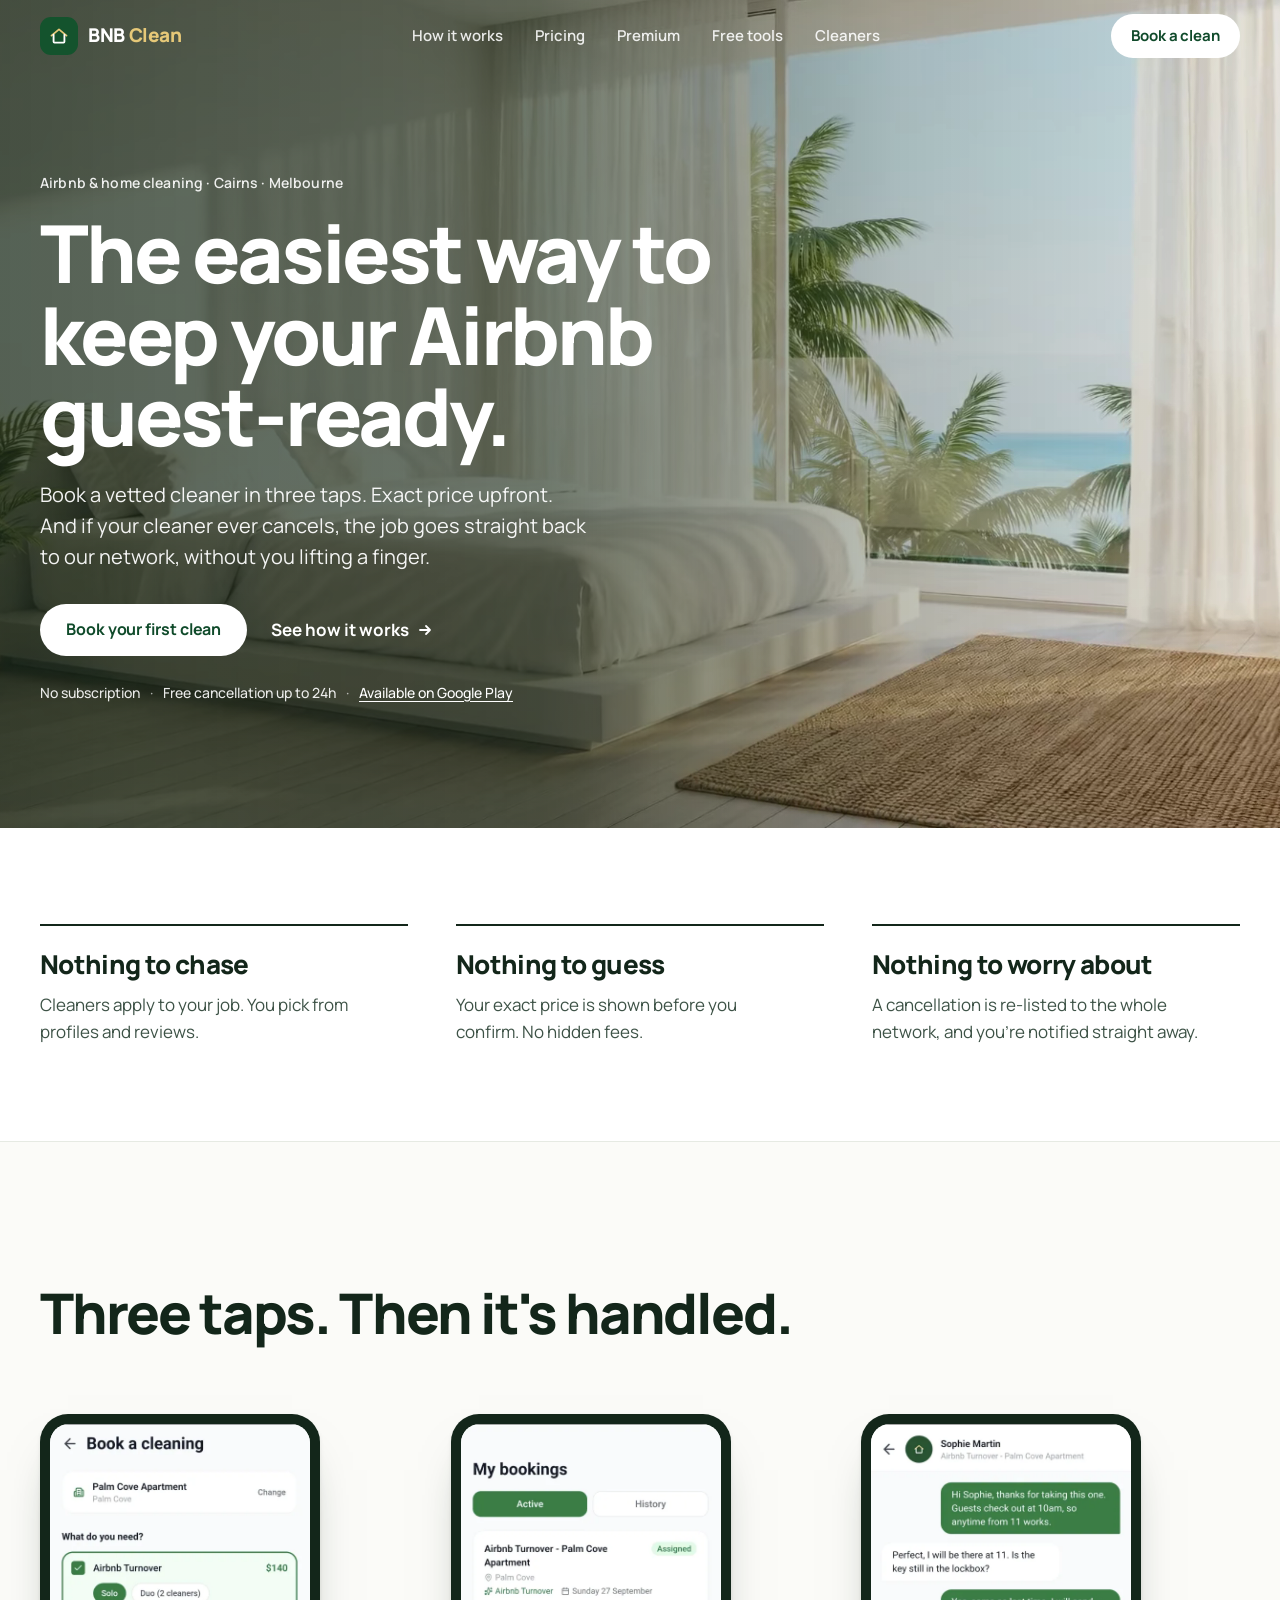
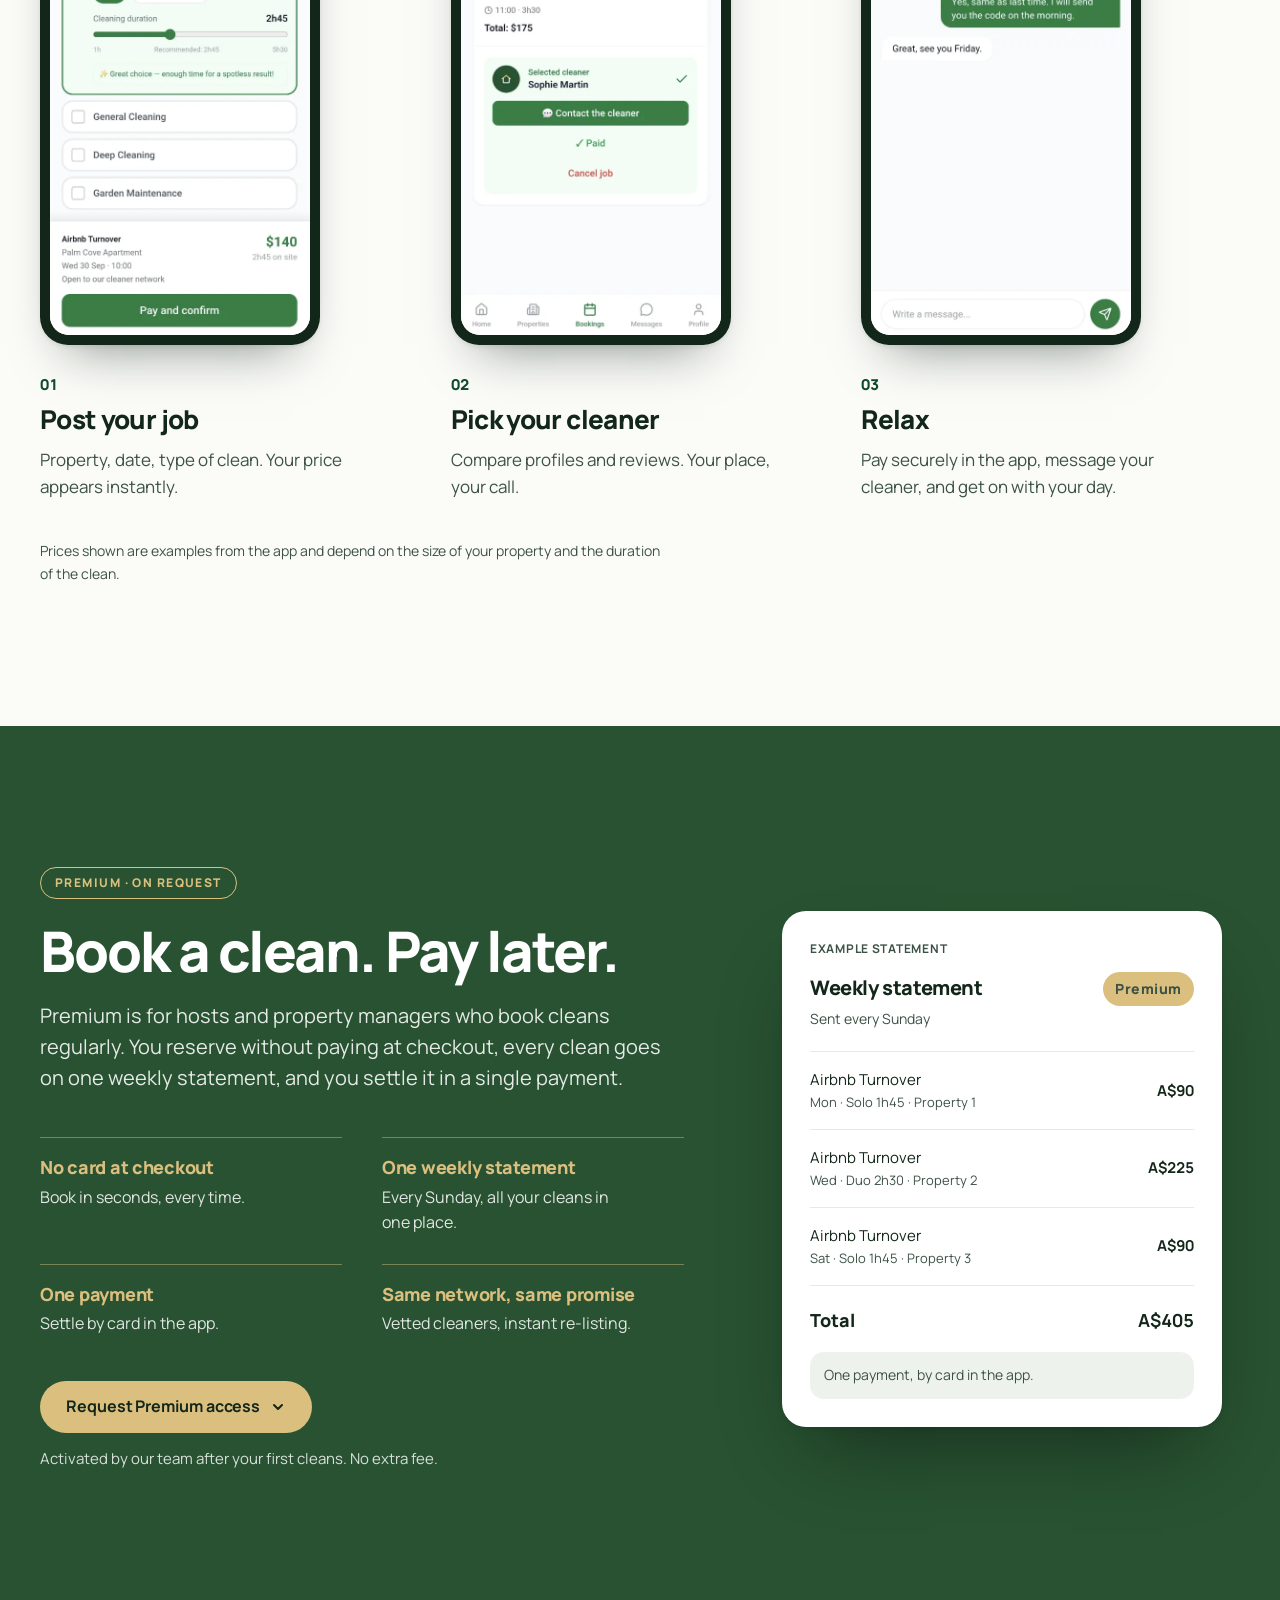
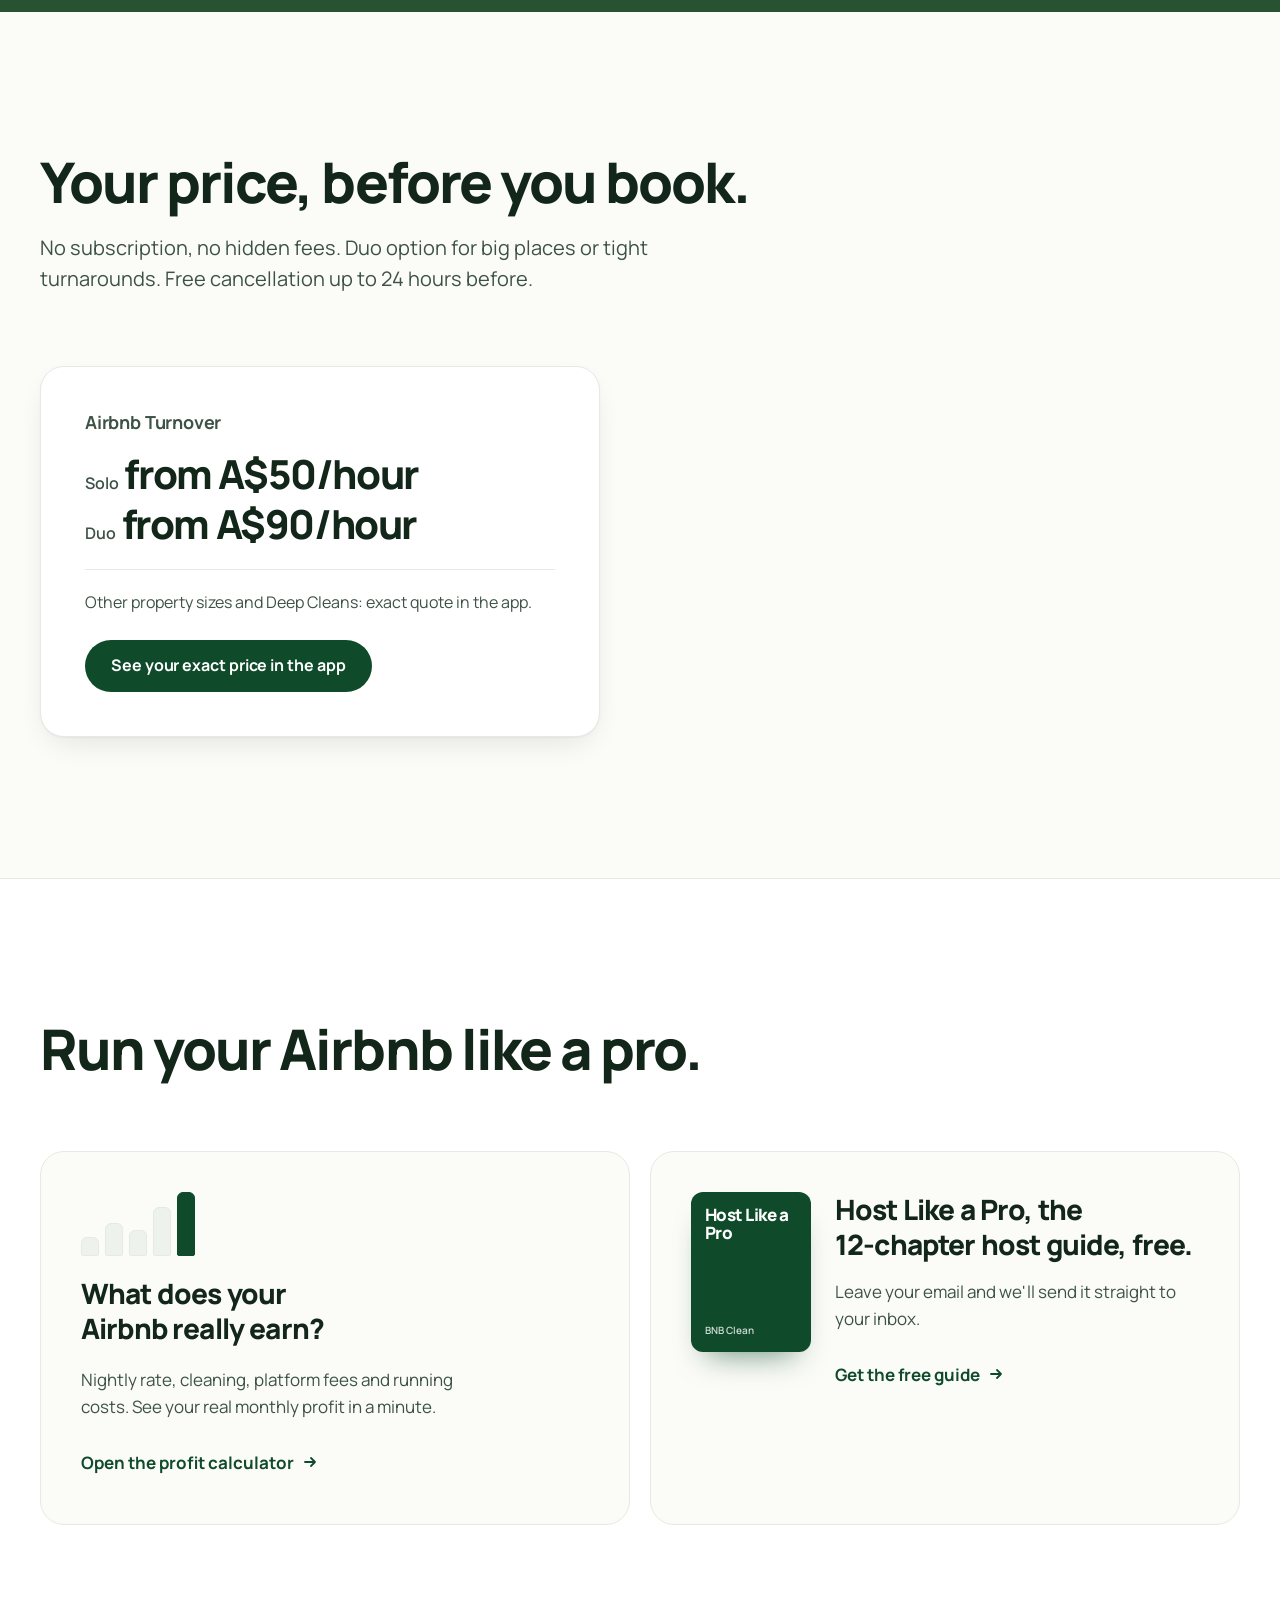
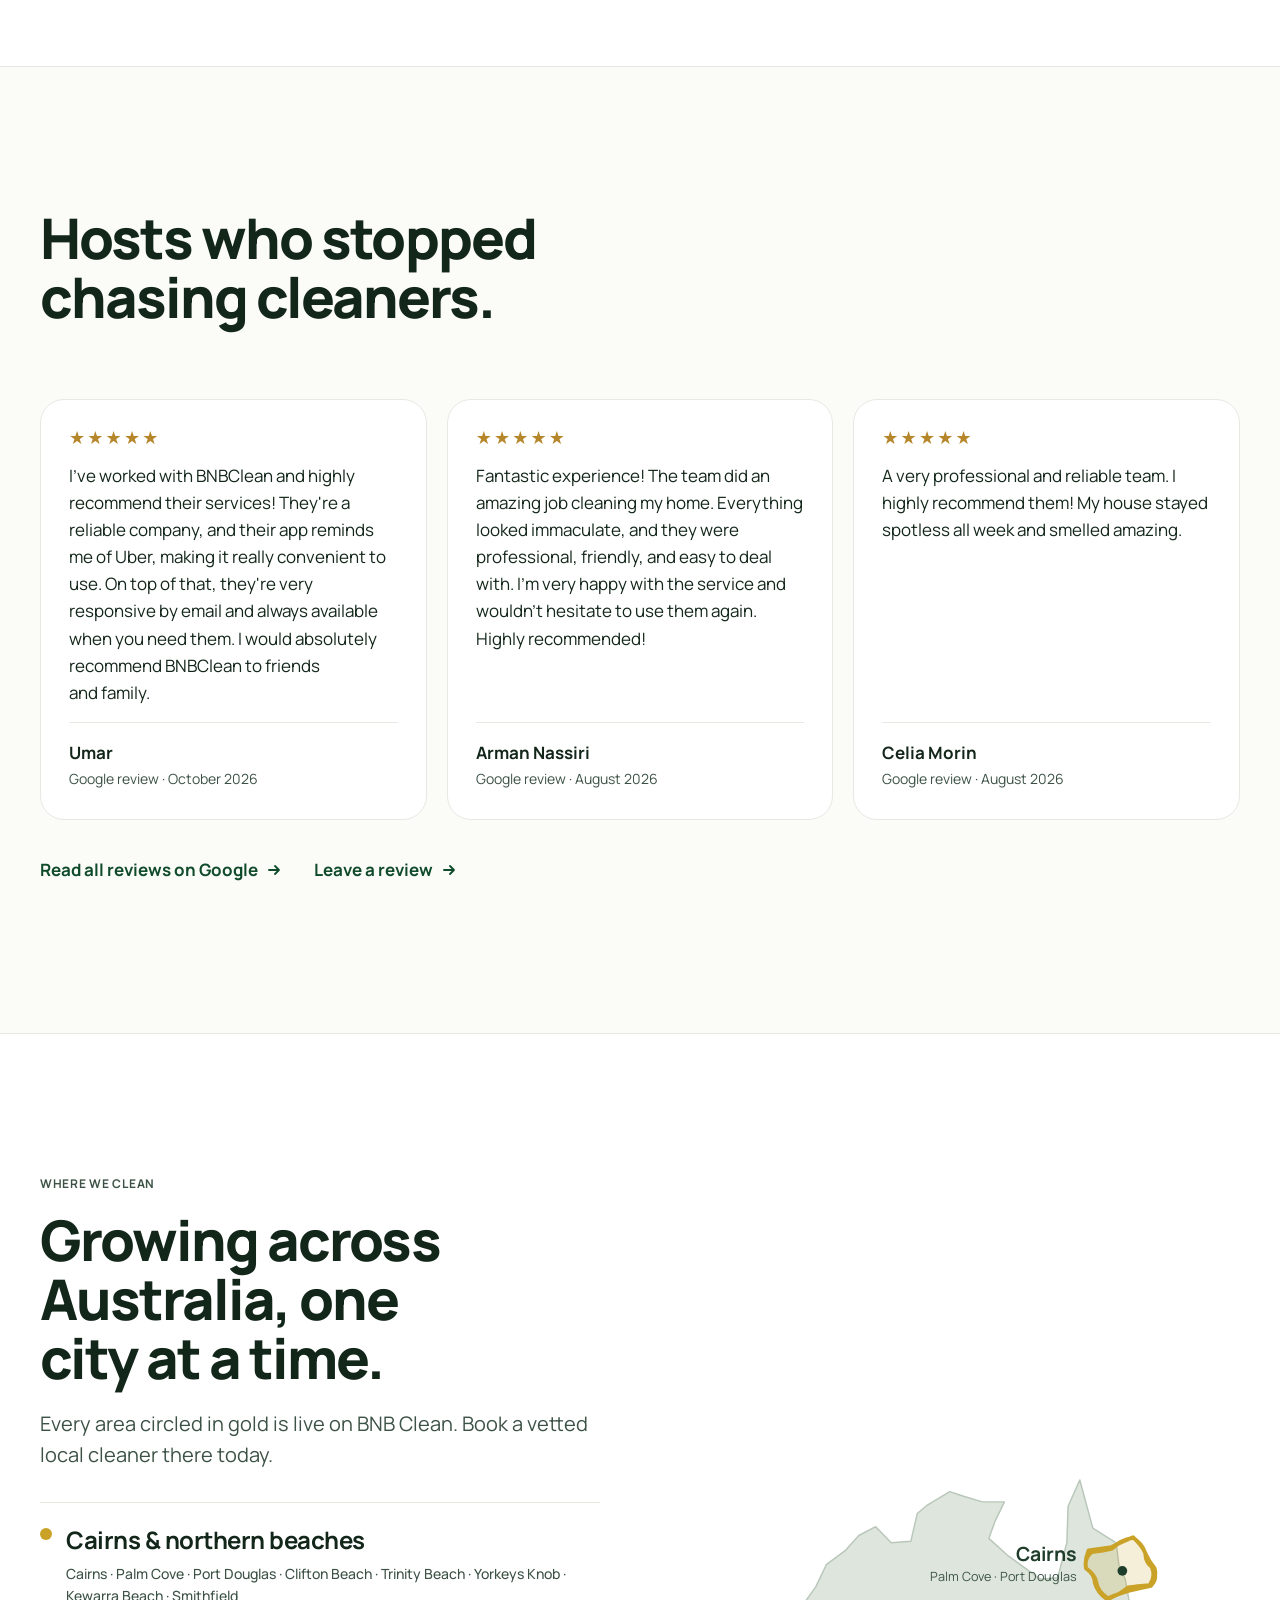
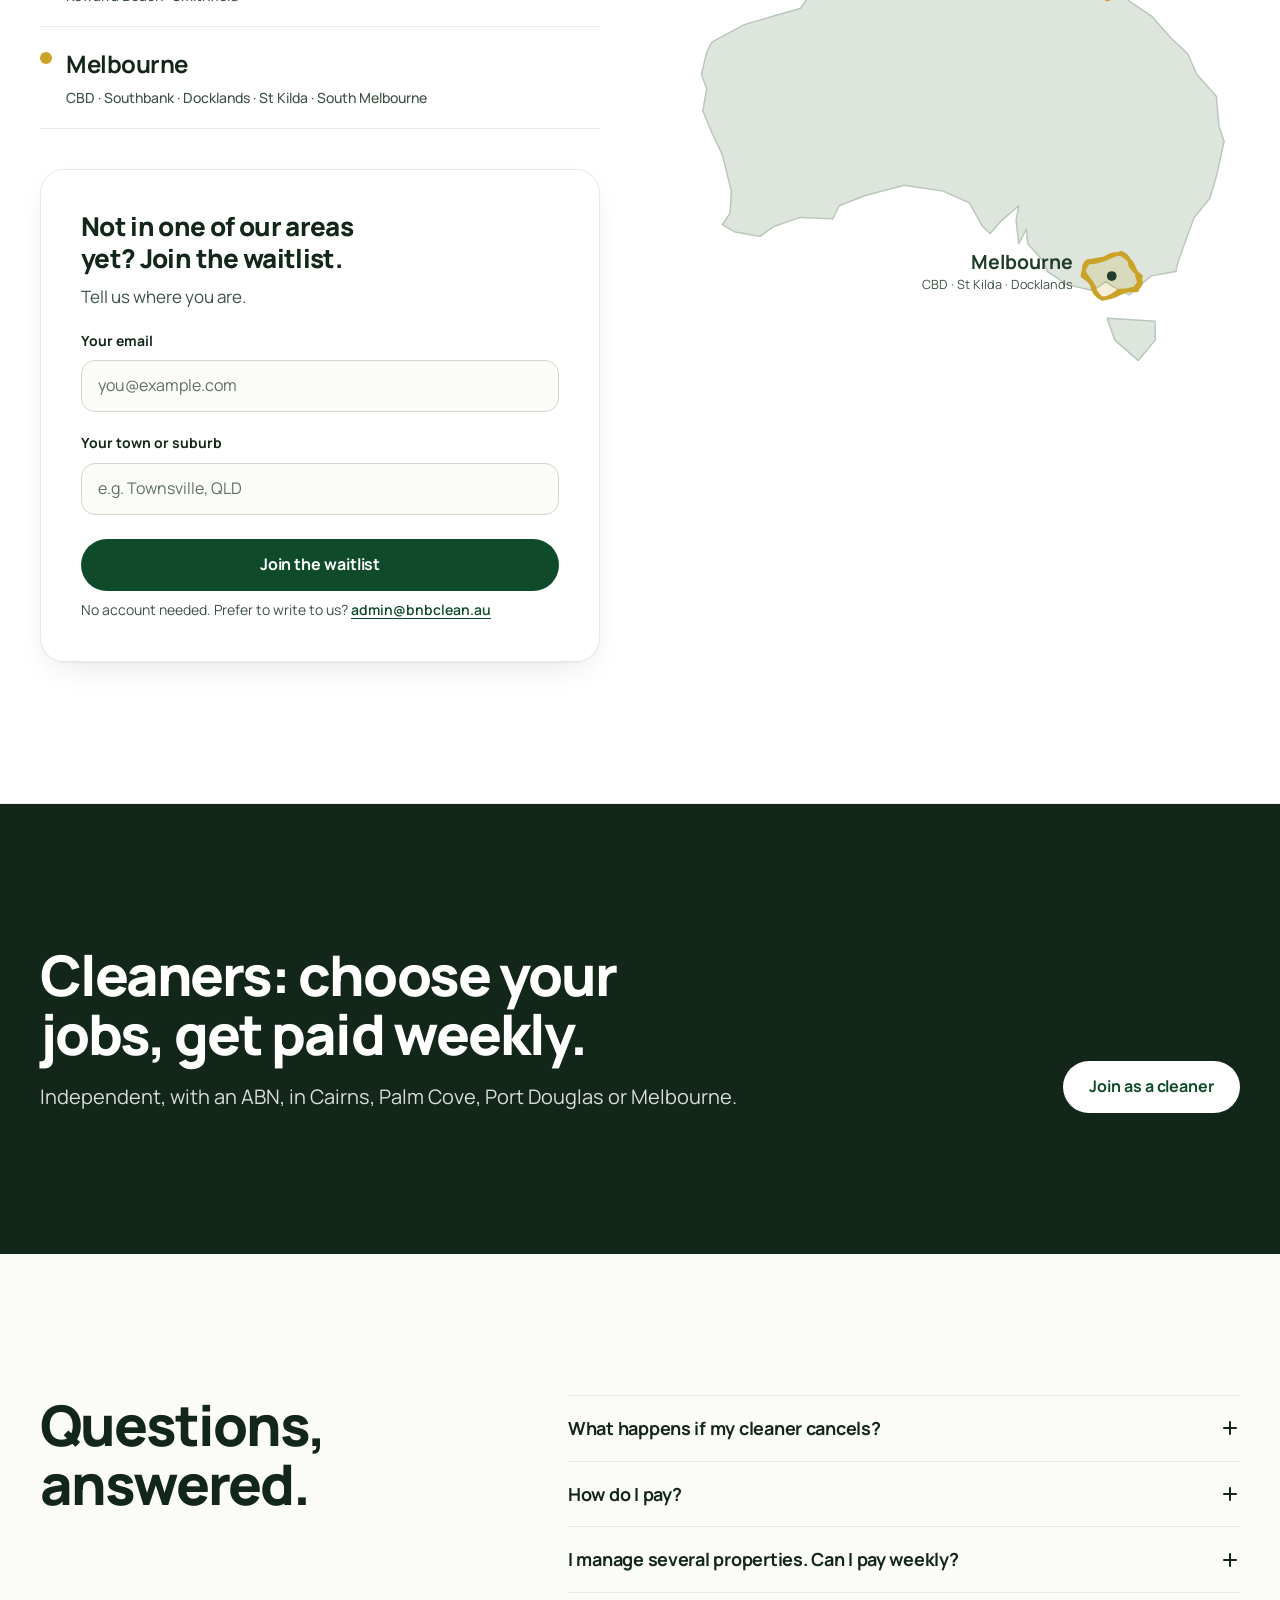
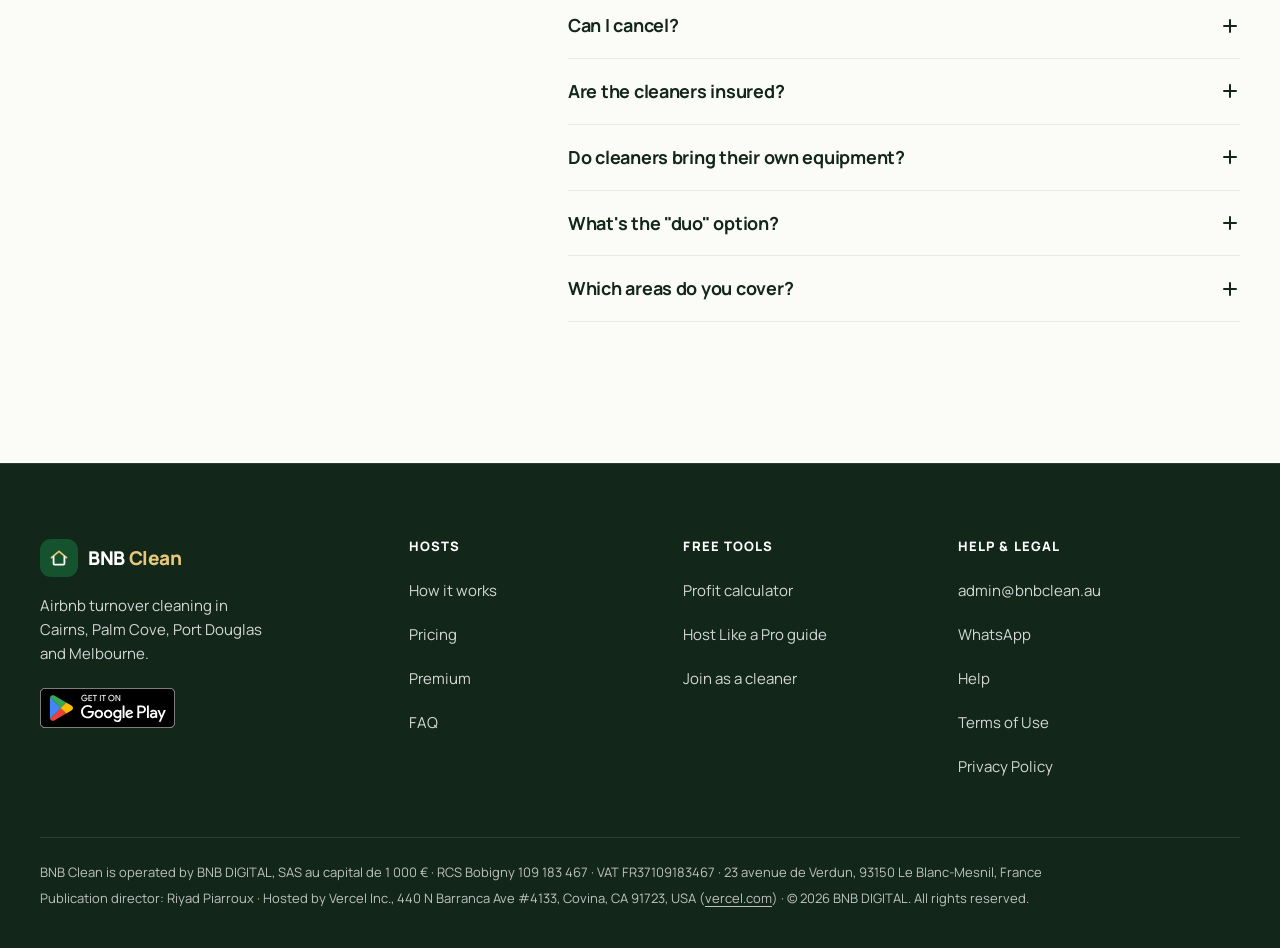
<file: index.html>
<!DOCTYPE html>
<html lang="en-AU">
<head>
<meta charset="UTF-8">
<meta name="viewport" content="width=device-width, initial-scale=1">
<title>BNB Clean · Airbnb &amp; home cleaning in Cairns and Melbourne</title>
<meta name="description" content="Book a vetted local cleaner for your Airbnb or home in Cairns, Palm Cove, Port Douglas or Melbourne. Solo from $50/hour, no subscription, no hidden fees.">
<link rel="canonical" href="https://bnbclean.au/">
<meta property="og:type" content="website">
<meta property="og:site_name" content="BNB Clean">
<meta property="og:locale" content="en_AU">
<meta property="og:url" content="https://bnbclean.au/">
<meta property="og:title" content="BNB Clean · Airbnb &amp; home cleaning in Cairns and Melbourne">
<meta property="og:description" content="Book a vetted local cleaner for your Airbnb or home in Cairns, Palm Cove, Port Douglas or Melbourne. Solo from $50/hour, no subscription, no hidden fees.">
<meta property="og:image" content="https://bnbclean.au/media/og-image.jpg">
<meta property="og:image:width" content="1200">
<meta property="og:image:height" content="630">
<meta name="twitter:card" content="summary_large_image">
<meta name="twitter:title" content="BNB Clean · Airbnb &amp; home cleaning in Cairns and Melbourne">
<meta name="twitter:description" content="Book a vetted local cleaner for your Airbnb or home in Cairns, Palm Cove, Port Douglas or Melbourne. Solo from $50/hour, no subscription, no hidden fees.">
<meta name="twitter:image" content="https://bnbclean.au/media/og-image.jpg">
<link rel="icon" href="favicon.ico" sizes="any">
<link rel="icon" type="image/png" sizes="32x32" href="favicon-32.png">
<link rel="icon" type="image/png" sizes="16x16" href="favicon-16.png">
<link rel="apple-touch-icon" href="apple-touch-icon.png">
<meta name="theme-color" content="#0f4a2a">
<link rel="preconnect" href="https://fonts.googleapis.com">
<link rel="preconnect" href="https://fonts.gstatic.com" crossorigin>
<link rel="stylesheet" href="https://fonts.googleapis.com/css2?family=Manrope:wght@400;500;600;700;800&amp;display=swap">
<link rel="preload" as="image" href="media/hero-poster.jpg" media="(min-width: 769px)" fetchpriority="high">
<link rel="preload" as="image" href="media/hero-poster-mobile.jpg" media="(max-width: 768px)" fetchpriority="high">
<link rel="stylesheet" href="assets/site.css">
<script type="application/ld+json">
{
  "@context": "https://schema.org",
  "@type": "LocalBusiness",
  "name": "BNB Clean",
  "legalName": "BNB DIGITAL",
  "description": "Marketplace for Airbnb and short-term rental turnover cleaning in Cairns, Far North Queensland, and Melbourne.",
  "url": "https://bnbclean.au/",
  "email": "admin@bnbclean.au",
  "image": "https://bnbclean.au/media/og-image.jpg",
  "logo": "https://bnbclean.au/icon-512.png",
  "areaServed": [
    { "@type": "City", "name": "Cairns" },
    { "@type": "City", "name": "Palm Cove" },
    { "@type": "City", "name": "Port Douglas" },
    { "@type": "City", "name": "Melbourne" }
  ]
}
</script>
</head>
<body>
<a class="skip" href="#main">Skip to content</a>

<!-- ============ NAV ============ -->
<nav class="nav nav--over" id="nav" aria-label="Main navigation">
  <div class="wrap nav-inner">
    <a href="#top" class="logo" aria-label="BNB Clean home">
      <span class="logo-mark" aria-hidden="true"><svg width="20" height="20" viewBox="0 0 24 24" fill="none"><path d="M3 11.5 12 4l9 7.5" stroke="#e6c878" stroke-width="2.2" stroke-linecap="round" stroke-linejoin="round"/><path d="M5.5 10.5V19a1 1 0 0 0 1 1h11a1 1 0 0 0 1-1v-8.5" stroke="#fff" stroke-width="2.2" stroke-linecap="round" stroke-linejoin="round"/></svg></span>
      <span class="logo-text"><span class="g">BNB</span> <span class="a">Clean</span></span>
    </a>
    <ul class="nav-links">
      <li><a href="#how">How it works</a></li>
      <li><a href="#pricing">Pricing</a></li>
      <li><a href="#premium">Premium</a></li>
      <li><a href="#tools">Free tools</a></li>
      <li><a href="#cleaners">Cleaners</a></li>
    </ul>
    <a class="btn btn-primary btn-sm nav-cta" href="https://app.bnbclean.au">Book a clean</a>
    <button class="burger" id="navBurger" type="button" aria-label="Open menu" aria-expanded="false" aria-controls="mobileMenu">
      <span></span><span></span><span></span>
    </button>
  </div>
</nav>
<div class="mobile-menu" id="mobileMenu" aria-hidden="true">
  <ul>
    <li><a href="#how">How it works</a></li>
    <li><a href="#pricing">Pricing</a></li>
    <li><a href="#premium">Premium</a></li>
    <li><a href="#tools">Free tools</a></li>
    <li><a href="#cleaners">Cleaners</a></li>
  </ul>
  <a class="btn btn-primary" href="https://app.bnbclean.au">Book a clean</a>
</div>

<!-- ============ HERO ============ -->
<header class="hero" id="top">
  <div class="hero-media" aria-hidden="true">
    <picture>
      <source media="(max-width: 768px)" srcset="media/hero-poster-mobile.jpg" width="1080" height="1920">
      <img src="media/hero-poster.jpg" width="1920" height="1080" alt="" fetchpriority="high" decoding="async">
    </picture>
    <!-- Sources are attached by assets/site.js after first render, never with prefers-reduced-motion. The <picture> above acts as the poster. -->
    <video id="heroVideo" autoplay muted loop playsinline preload="metadata" aria-hidden="true" tabindex="-1" disablepictureinpicture>
      <source data-src="media/hero-cover-mobile.webm" type="video/webm" media="(max-width: 768px)">
      <source data-src="media/hero-cover-mobile.mp4" type="video/mp4" media="(max-width: 768px)">
      <source data-src="media/hero-cover.webm" type="video/webm">
      <source data-src="media/hero-cover.mp4" type="video/mp4">
    </video>
  </div>
  <div class="wrap">
    <div class="hero-inner">
      <p class="hero-kicker">Airbnb &amp; home cleaning · Cairns · Melbourne</p>
      <h1>The easiest way to keep your Airbnb guest-ready.</h1>
      <p class="hero-lead">Book a vetted cleaner in three taps. Exact price upfront. And if your cleaner ever cancels, the job goes straight back to our network, without you lifting a finger.</p>
      <div class="hero-actions">
        <a class="btn btn-white" href="https://app.bnbclean.au">Book your first clean</a>
        <a class="link-arrow" href="#how"><span>See how it works</span><svg width="16" height="16" viewBox="0 0 16 16" aria-hidden="true"><path d="M3 8h10M9 4l4 4-4 4" fill="none" stroke="currentColor" stroke-width="1.8" stroke-linecap="round" stroke-linejoin="round"/></svg></a>
      </div>
      <ul class="hero-note">
        <li>No subscription</li>
        <li>Free cancellation up to 24h</li>
        <li><a href="https://play.google.com/store/apps/details?id=au.bnbclean.app" target="_blank" rel="noopener">Available on Google Play</a></li>
      </ul>
    </div>
  </div>
  <button class="hero-play" id="heroPlay" type="button" hidden>
    <svg width="14" height="14" viewBox="0 0 16 16" aria-hidden="true"><path d="M5 3.2v9.6a.6.6 0 0 0 .9.5l7.6-4.8a.6.6 0 0 0 0-1L5.9 2.7a.6.6 0 0 0-.9.5Z" fill="currentColor"/></svg>
    Play video
  </button>
  <button class="hero-pause" id="heroPause" type="button" aria-pressed="false" aria-label="Pause background video">
    <svg class="i-pause" width="14" height="14" viewBox="0 0 16 16" aria-hidden="true"><path d="M5.5 3.5v9M10.5 3.5v9" fill="none" stroke="currentColor" stroke-width="1.6" stroke-linecap="round"/></svg>
    <svg class="i-play" width="14" height="14" viewBox="0 0 16 16" aria-hidden="true"><path d="M5 3.5v9l7.5-4.5L5 3.5Z" fill="none" stroke="currentColor" stroke-width="1.6" stroke-linejoin="round"/></svg>
  </button>
</header>

<main id="main">

<!-- ============ PILLARS ============ -->
<section class="pillars" aria-label="Why hosts use BNB Clean">
  <h2 class="sr-only">Why hosts use BNB Clean</h2>
  <div class="wrap pillars-grid">
    <div class="pillar">
      <h3>Nothing to chase</h3>
      <p>Cleaners apply to your job. You pick from profiles and reviews.</p>
    </div>
    <div class="pillar">
      <h3>Nothing to guess</h3>
      <p>Your exact price is shown before you confirm. No hidden fees.</p>
    </div>
    <div class="pillar">
      <h3>Nothing to worry about</h3>
      <p>A cancellation is re-listed to the whole network, and you're notified straight away.</p>
    </div>
  </div>
</section>

<!-- ============ HOW IT WORKS ============ -->
<section class="section" id="how">
  <div class="wrap">
    <div class="section-head">
      <h2>Three taps. Then it's handled.</h2>
    </div>
    <ol class="steps">
      <li class="step">
        <div class="step-shot"><img src="media/app-1.webp" width="544" height="1070" loading="lazy" decoding="async" alt="BNB Clean app: booking an Airbnb Turnover with the price shown before you pay"></div>
        <span class="step-num">01</span>
        <h3>Post your job</h3>
        <p>Property, date, type of clean. Your price appears instantly.</p>
      </li>
      <li class="step">
        <div class="step-shot"><img src="media/app-2.webp" width="544" height="1070" loading="lazy" decoding="async" alt="BNB Clean app: a confirmed booking with the selected cleaner"></div>
        <span class="step-num">02</span>
        <h3>Pick your cleaner</h3>
        <p>Compare profiles and reviews. Your place, your call.</p>
      </li>
      <li class="step">
        <div class="step-shot"><img src="media/app-3.webp" width="544" height="1070" loading="lazy" decoding="async" alt="BNB Clean app: messaging your cleaner about the job"></div>
        <span class="step-num">03</span>
        <h3>Relax</h3>
        <p>Pay securely in the app, message your cleaner, and get on with your day.</p>
      </li>
    </ol>
    <p class="steps-note">Prices shown are examples from the app and depend on the size of your property and the duration of the clean.</p>
  </div>
</section>

<!-- ============ PREMIUM ============ -->
<section class="section premium on-dark" id="premium">
  <div class="wrap premium-grid">
    <div>
      <span class="badge-gold">PREMIUM · ON REQUEST</span>
      <h2>Book a clean. Pay later.</h2>
      <p class="lead">Premium is for hosts and property managers who book cleans regularly. You reserve without paying at checkout, every clean goes on one weekly statement, and you settle it in a single payment.</p>
      <div class="perks">
        <div class="perk"><h3>No card at checkout</h3><p>Book in seconds, every time.</p></div>
        <div class="perk"><h3>One weekly statement</h3><p>Every Sunday, all your cleans in one place.</p></div>
        <div class="perk"><h3>One payment</h3><p>Settle by card in the app.</p></div>
        <div class="perk"><h3>Same network, same promise</h3><p>Vetted cleaners, instant re-listing.</p></div>
      </div>
      <div class="premium-cta">
        <button class="btn btn-gold" type="button" id="premiumToggle" aria-expanded="false" aria-controls="premiumPanel">
          Request Premium access
          <svg class="chev" width="16" height="16" viewBox="0 0 16 16" aria-hidden="true"><path d="m4 6 4 4 4-4" fill="none" stroke="currentColor" stroke-width="2" stroke-linecap="round" stroke-linejoin="round"/></svg>
        </button>
        <p>Activated by our team after your first cleans. No extra fee.</p>
      </div>
      <div class="premium-panel" id="premiumPanel" hidden>
        <div class="premium-panel-inner">
          <form class="premium-form" id="premiumForm" novalidate>
            <div class="pf-grid">
              <div class="field">
                <label for="pf-name">First name <span class="opt">(optional)</span></label>
                <input class="input" type="text" id="pf-name" name="prenom" autocomplete="given-name" maxlength="80">
              </div>
              <div class="field">
                <label for="pf-email">Email</label>
                <input class="input" type="email" id="pf-email" name="email" autocomplete="email" placeholder="you@example.com" aria-describedby="pf-email-error" required>
                <p class="field-error" id="pf-email-error" role="alert"></p>
              </div>
              <div class="field">
                <label for="pf-count">Properties you manage</label>
                <div class="select-wrap">
                  <select class="input" id="pf-count" name="nb_logements" aria-describedby="pf-count-error" required>
                    <option value="" selected>Select…</option>
                    <option value="1">1</option>
                    <option value="2-5">2-5</option>
                    <option value="6-20">6-20</option>
                    <option value="20+">20+</option>
                  </select>
                  <svg width="16" height="16" viewBox="0 0 16 16" aria-hidden="true"><path d="m4 6 4 4 4-4" fill="none" stroke="currentColor" stroke-width="2" stroke-linecap="round" stroke-linejoin="round"/></svg>
                </div>
                <p class="field-error" id="pf-count-error" role="alert"></p>
              </div>
            </div>
            <button class="btn btn-gold" type="submit">Send request</button>
            <p class="pf-status" role="status" aria-live="polite"></p>
          </form>
          <p class="pf-done" id="premiumDone" tabindex="-1" hidden>Thanks! We'll get back to you within one business day.</p>
          <p class="pf-chat">Prefer to chat? <a href="https://wa.me/61408627402?text=Hi%20BNB%20Clean%2C%20I%20have%20a%20question%20about%20cleaning%20for%20my%20property." target="_blank" rel="noopener">Message us on WhatsApp</a></p>
        </div>
      </div>
    </div>
    <div class="statement" role="img" aria-label="Example of a Premium weekly statement: three cleans and one total, settled in a single payment.">
      <p class="statement-label">Example statement</p>
      <div class="statement-head">
        <div><b>Weekly statement</b><span>Sent every Sunday</span></div>
        <span class="badge-premium">Premium</span>
      </div>
      <!-- Statement 1 is rendered here for no-JS and reduced motion; assets/site.js computes and rotates all three -->
      <div class="statement-body" id="statementBody">
        <ul class="statement-rows">
          <li><div>Airbnb Turnover<small>Mon · Solo 1h45 · Property 1</small></div><strong>A$90</strong></li>
          <li><div>Airbnb Turnover<small>Wed · Duo 2h30 · Property 2</small></div><strong>A$225</strong></li>
          <li><div>Airbnb Turnover<small>Sat · Solo 1h45 · Property 3</small></div><strong>A$90</strong></li>
        </ul>
        <div class="statement-total"><span>Total</span><strong>A$405</strong></div>
      </div>
      <p class="statement-foot">One payment, by card in the app.</p>
    </div>
  </div>
</section>

<!-- ============ PRICING ============ -->
<section class="section" id="pricing">
  <div class="wrap">
    <div class="section-head">
      <h2>Your price, before you book.</h2>
      <p class="lead">No subscription, no hidden fees. Duo option for big places or tight turnarounds. Free cancellation up to 24 hours before.</p>
    </div>

    <!-- Live estimator: prices come only from the Supabase function estimer_prix_public (assets/site.js) -->
    <form class="estimator" id="estimator" aria-label="Price estimator" novalidate>
      <div class="est-controls">
        <fieldset class="est-field">
          <legend>Type of clean</legend>
          <div class="seg seg-4">
            <label><input type="radio" name="service" value="Airbnb Turnover" checked><span>Airbnb Turnover</span></label>
            <label><input type="radio" name="service" value="General Cleaning"><span>General Cleaning</span></label>
            <label><input type="radio" name="service" value="Deep Cleaning"><span>Deep Cleaning</span></label>
            <label><input type="radio" name="service" value="Garden Maintenance"><span>Garden Maintenance</span></label>
          </div>
        </fieldset>

        <div class="est-row">
          <div class="est-field" role="group" aria-labelledby="est-bed-label">
            <span class="est-label" id="est-bed-label">Bedrooms</span>
            <div class="stepper" data-stepper="chambres" data-min="0" data-max="10" data-value="1" data-zero="Studio">
              <button type="button" data-step="-1" aria-label="Fewer bedrooms"><svg width="16" height="16" viewBox="0 0 16 16" aria-hidden="true"><path d="M3.5 8h9" stroke="currentColor" stroke-width="2" stroke-linecap="round"/></svg></button>
              <output aria-live="polite" aria-labelledby="est-bed-label">1</output>
              <button type="button" data-step="1" aria-label="More bedrooms"><svg width="16" height="16" viewBox="0 0 16 16" aria-hidden="true"><path d="M3.5 8h9M8 3.5v9" stroke="currentColor" stroke-width="2" stroke-linecap="round"/></svg></button>
            </div>
          </div>
          <div class="est-field" role="group" aria-labelledby="est-bath-label">
            <span class="est-label" id="est-bath-label">Bathrooms</span>
            <div class="stepper" data-stepper="sdb" data-min="0" data-max="10" data-value="1">
              <button type="button" data-step="-1" aria-label="Fewer bathrooms"><svg width="16" height="16" viewBox="0 0 16 16" aria-hidden="true"><path d="M3.5 8h9" stroke="currentColor" stroke-width="2" stroke-linecap="round"/></svg></button>
              <output aria-live="polite" aria-labelledby="est-bath-label">1</output>
              <button type="button" data-step="1" aria-label="More bathrooms"><svg width="16" height="16" viewBox="0 0 16 16" aria-hidden="true"><path d="M3.5 8h9M8 3.5v9" stroke="currentColor" stroke-width="2" stroke-linecap="round"/></svg></button>
            </div>
          </div>
        </div>

        <fieldset class="est-field">
          <legend>Solo or Duo</legend>
          <div class="seg seg-2">
            <label><input type="radio" name="team" value="solo" checked aria-describedby="est-team-help"><span>Solo</span></label>
            <label><input type="radio" name="team" value="duo" aria-describedby="est-team-help"><span>Duo</span></label>
          </div>
          <p class="est-help" id="est-team-help">Duo is two cleaners, for larger homes or tight turnarounds.</p>
        </fieldset>

        <div class="est-field">
          <div class="est-dur-head">
            <label class="est-label" for="est-duration">Clean duration</label>
            <output class="est-dur-value" id="est-duration-out" for="est-duration">–</output>
          </div>
          <input class="range" type="range" id="est-duration" min="1" max="3.5" step="0.25" value="1.75" disabled>
          <div class="est-bounds" aria-hidden="true"><span id="est-min">–</span><span id="est-max">–</span></div>
        </div>
      </div>

      <div class="est-result" aria-busy="true">
        <p class="est-result-label">Your estimate</p>
        <p class="est-price" aria-live="polite" aria-atomic="true"><span id="est-price">A$&#8202;—</span></p>
        <p class="est-meta" id="est-meta">&nbsp;</p>
        <p class="est-note">Estimate from our real pricing. Final price confirmed in the app before you pay.</p>
        <a class="btn btn-primary" href="https://app.bnbclean.au">Book this clean</a>
      </div>
    </form>

    <!-- Fallback, shown by assets/site.js if the estimator can't reach the pricing function (and without JS) -->
    <div class="price-card" id="priceFallback" hidden>
      <h3>Airbnb Turnover</h3>
      <div class="price-lines">
        <p><span>Solo</span>from A$50/hour</p>
        <p><span>Duo</span>from A$90/hour</p>
      </div>
      <p class="note">Other property sizes and Deep Cleans: exact quote in the app.</p>
      <a class="btn btn-primary" href="https://app.bnbclean.au">See your exact price in the app</a>
    </div>
    <noscript><style>.estimator{display:none}#priceFallback{display:block!important}</style></noscript>
  </div>
</section>

<!-- ============ FREE TOOLS ============ -->
<section class="section tools" id="tools">
  <div class="wrap">
    <div class="section-head">
      <h2>Run your Airbnb like a pro.</h2>
    </div>
    <div class="tools-grid">
      <a class="tool" href="calculator.html">
        <div class="calc-mark" aria-hidden="true"><i style="height:30%"></i><i style="height:52%"></i><i style="height:40%"></i><i style="height:76%"></i><i style="height:100%"></i></div>
        <h3>What does your Airbnb really earn?</h3>
        <p>Nightly rate, cleaning, platform fees and running costs. See your real monthly profit in a minute.</p>
        <span class="link-arrow"><span>Open the profit calculator</span><svg width="16" height="16" viewBox="0 0 16 16" aria-hidden="true"><path d="M3 8h10M9 4l4 4-4 4" fill="none" stroke="currentColor" stroke-width="1.8" stroke-linecap="round" stroke-linejoin="round"/></svg></span>
      </a>
      <a class="tool tool-guide" href="guide.html">
        <!-- Replace with media/ebook-cover.jpg once available -->
        <div class="cover" aria-hidden="true"><b>Host Like a Pro</b><small>BNB Clean</small></div>
        <div class="tool-body">
          <h3>Host Like a Pro, the 12&#8209;chapter host guide, free.</h3>
          <p>Leave your email and we'll send it straight to your inbox.</p>
          <span class="link-arrow"><span>Get the free guide</span><svg width="16" height="16" viewBox="0 0 16 16" aria-hidden="true"><path d="M3 8h10M9 4l4 4-4 4" fill="none" stroke="currentColor" stroke-width="1.8" stroke-linecap="round" stroke-linejoin="round"/></svg></span>
        </div>
      </a>
    </div>
  </div>
</section>

<!-- ============ PROOF (real Google reviews) ============ -->
<section class="section" id="proof">
  <div class="wrap">
    <div class="section-head">
      <h2>Hosts who stopped chasing cleaners.</h2>
    </div>
    <div class="reviews">
      <figure class="review">
        <p class="review-stars" role="img" aria-label="Rated 5 out of 5">★★★★★</p>
        <blockquote><p>I've worked with BNBClean and highly recommend their services! They're a reliable company, and their app reminds me of Uber, making it really convenient to use. On top of that, they're very responsive by email and always available when you need them. I would absolutely recommend BNBClean to friends and family.</p></blockquote>
        <figcaption><strong>Umar</strong><span>Google review · October 2026</span></figcaption>
      </figure>
      <figure class="review">
        <p class="review-stars" role="img" aria-label="Rated 5 out of 5">★★★★★</p>
        <blockquote><p>Fantastic experience! The team did an amazing job cleaning my home. Everything looked immaculate, and they were professional, friendly, and easy to deal with. I'm very happy with the service and wouldn't hesitate to use them again. Highly recommended!</p></blockquote>
        <figcaption><strong>Arman Nassiri</strong><span>Google review · August 2026</span></figcaption>
      </figure>
      <figure class="review">
        <p class="review-stars" role="img" aria-label="Rated 5 out of 5">★★★★★</p>
        <blockquote><p>A very professional and reliable team. I highly recommend them! My house stayed spotless all week and smelled amazing.</p></blockquote>
        <figcaption><strong>Celia Morin</strong><span>Google review · August 2026</span></figcaption>
      </figure>
    </div>
    <p class="reviews-more">
      <a class="link-arrow" href="https://g.page/r/CaadyAft8m-8EBM" target="_blank" rel="noopener"><span>Read all reviews on Google</span><svg width="16" height="16" viewBox="0 0 16 16" aria-hidden="true"><path d="M3 8h10M9 4l4 4-4 4" fill="none" stroke="currentColor" stroke-width="1.8" stroke-linecap="round" stroke-linejoin="round"/></svg></a>
      <a class="link-arrow" href="https://g.page/r/CaadyAft8m-8EBM/review" target="_blank" rel="noopener"><span>Leave a review</span><svg width="16" height="16" viewBox="0 0 16 16" aria-hidden="true"><path d="M3 8h10M9 4l4 4-4 4" fill="none" stroke="currentColor" stroke-width="1.8" stroke-linecap="round" stroke-linejoin="round"/></svg></a>
    </p>
  </div>
</section>

<!-- ============ SERVICE AREA + WAITLIST ============ -->
<section class="section section-alt" id="area">
  <div class="wrap areas">
    <div class="areas-text">
      <p class="areas-kicker">Where we clean</p>
      <h2>Growing across Australia, one city at a time.</h2>
      <p class="lead">Every area circled in gold is live on BNB Clean. Book a vetted local cleaner there today.</p>
      <ul class="areas-zones">
        <li><span class="areas-dot" aria-hidden="true"></span><div><strong>Cairns &amp; northern beaches</strong><span>Cairns · Palm Cove · Port Douglas · Clifton Beach · Trinity Beach · Yorkeys Knob · Kewarra Beach · Smithfield</span></div></li>
        <li><span class="areas-dot" aria-hidden="true"></span><div><strong>Melbourne</strong><span>CBD · Southbank · Docklands · St Kilda · South Melbourne</span></div></li>
      </ul>
    </div>
    <div class="areas-map">
      <svg viewBox="0 0 575 530" role="img" aria-label="Map of Australia with Cairns and Melbourne circled in gold">
        <path fill="#dde5dc" stroke="#b9c7ba" stroke-width="1.5" stroke-linejoin="round" d="M410.5 20.5 L423.9 70.0 L447.9 85.0 L450.6 107.5 L457.2 122.5 L461.2 145.0 L483.9 160.0 L503.9 182.5 L521.3 199.0 L530.6 220.0 L550.7 242.5 L553.3 272.5 L558.7 289.0 L550.7 325.0 L544.0 347.5 L528.0 367.0 L521.3 385.0 L510.6 415.0 L509.3 422.5 L483.9 427.0 L461.2 446.5 L443.9 437.5 L437.2 433.0 L423.9 442.0 L397.2 436.0 L377.1 422.5 L373.1 412.0 L357.1 394.0 L355.8 379.0 L347.8 394.0 L345.1 370.0 L347.8 355.0 L330.4 370.0 L318.4 383.5 L310.4 376.0 L297.0 352.0 L270.3 340.0 L230.3 334.0 L190.2 344.5 L163.5 355.0 L156.8 368.5 L123.5 367.0 L96.8 376.0 L82.1 386.5 L56.7 382.0 L43.4 374.5 L51.4 362.5 L52.7 340.0 L43.4 302.5 L32.7 280.0 L23.4 257.5 L27.4 235.0 L22.0 220.0 L27.4 197.5 L32.7 187.0 L66.1 169.0 L96.8 160.0 L123.5 152.5 L139.5 130.0 L150.2 107.5 L170.2 92.5 L183.6 77.5 L200.9 68.5 L216.9 85.0 L237.0 83.5 L243.6 55.0 L254.3 46.0 L277.0 32.5 L290.4 37.0 L310.4 43.0 L333.1 43.0 L323.7 62.5 L317.1 80.5 L337.1 98.5 L370.4 122.5 L387.8 121.0 L397.2 85.0 L398.5 47.5 Z"/>
        <path fill="#dde5dc" stroke="#b9c7ba" stroke-width="1.5" stroke-linejoin="round" d="M438.5 470.5 L487.9 473.5 L487.9 493.0 L470.6 514.0 L446.5 493.0 Z"/>
        <path fill="#C9A227" fill-opacity="0.18" stroke="#C9A227" stroke-width="4" stroke-linecap="round" stroke-linejoin="round" d="M484.9 111.2 Q488.2 120.5 482.3 128.5 Q468.9 129.5 460.0 130.8 Q451.9 137.9 438.7 143.1 Q428.6 136.4 425.9 126.1 Q426.1 117.8 417.0 111.2 Q414.6 101.8 422.6 94.6 Q435.2 93.2 443.5 91.1 Q451.9 82.2 465.0 79.8 Q475.1 86.2 477.9 96.4 Q477.6 104.7 485.8 111.2 Q491.1 121.2 483.5 129.2 Q470.9 131.8 461.4 134.2 Q451.9 136.9 439.2 141.9 Q429.2 135.7 427.3 125.2 Q426.2 117.8 416.9 111.3 Q415.5 102.0 419.5 92.9 Q432.9 90.8 442.9 89.6 Q451.9 84.5 465.1 79.4 Q474.2 87.3 478.1 96.4 Q481.2 103.8 487.3 111.2 Q490.1 121.0 482.6 128.7"/>
        <path fill="#C9A227" fill-opacity="0.18" stroke="#C9A227" stroke-width="4" stroke-linecap="round" stroke-linejoin="round" d="M469.4 427.2 Q473.3 434.8 469.1 441.8 Q456.6 441.5 449.8 442.7 Q443.3 449.3 433.6 450.5 Q425.4 446.5 423.6 438.4 Q422.2 432.5 413.4 427.2 Q413.8 419.6 419.1 413.4 Q429.7 412.5 436.1 409.6 Q443.3 406.1 453.2 403.5 Q461.8 407.3 462.5 416.3 Q465.4 421.5 473.1 427.2 Q472.5 434.6 466.2 440.2 Q457.0 441.8 450.8 445.2 Q443.3 449.5 433.7 450.4 Q426.1 445.8 424.8 437.7 Q421.6 432.7 417.3 427.2 Q411.6 419.1 417.6 412.5 Q427.9 410.5 435.9 409.2 Q443.3 403.5 452.7 404.6 Q460.4 408.7 464.6 415.1 Q466.5 421.5 471.2 427.2 Q476.1 435.5 468.0 441.2"/>
        <circle cx="454.2" cy="113.8" r="5" fill="#1f3d2b"/>
        <circle cx="443.3" cy="427.2" r="5" fill="#1f3d2b"/>
        <g class="areas-map-labels" text-anchor="end">
          <text x="408" y="104" font-size="20" font-weight="700" fill="#1f3d2b">Cairns</text>
          <text x="408" y="124" font-size="13" fill="#3d5546">Palm Cove · Port Douglas</text>
          <text x="404" y="420" font-size="20" font-weight="700" fill="#1f3d2b">Melbourne</text>
          <text x="404" y="440" font-size="13" fill="#3d5546">CBD · St Kilda · Docklands</text>
        </g>
      </svg>
    </div>
    <form class="form-card" data-waitlist novalidate>
      <h3>Not in one of our areas yet? Join the waitlist.</h3>
      <p>Tell us where you are.</p>
      <div class="field">
        <label for="wl-email">Your email</label>
        <input class="input" type="email" id="wl-email" name="email" placeholder="you@example.com" autocomplete="email" aria-describedby="wl-email-error" required>
        <p class="field-error" id="wl-email-error" role="alert"></p>
      </div>
      <div class="field">
        <label for="wl-city">Your town or suburb</label>
        <input class="input" type="text" id="wl-city" name="suburb" data-town placeholder="e.g. Townsville, QLD" autocomplete="address-level2" aria-describedby="wl-city-error" required>
        <p class="field-error" id="wl-city-error" role="alert"></p>
      </div>
      <button class="btn btn-primary" type="submit">Join the waitlist</button>
      <p class="form-status" role="status" aria-live="polite"></p>
      <p class="form-hint">No account needed. Prefer to write to us? <a href="mailto:admin@bnbclean.au">admin@bnbclean.au</a></p>
    </form>
  </div>
</section>

<!-- ============ CLEANERS ============ -->
<section class="section cleaners on-dark" id="cleaners">
  <div class="wrap cleaners-inner">
    <div>
      <h2>Cleaners: choose your jobs, get paid weekly.</h2>
      <p>Independent, with an ABN, in Cairns, Palm Cove, Port Douglas or Melbourne.</p>
    </div>
    <a class="btn btn-white" href="https://app.bnbclean.au/candidature-cleaner">Join as a cleaner</a>
  </div>
</section>

<!-- ============ FAQ ============ -->
<section class="section" id="faq">
  <div class="wrap faq-grid">
    <h2>Questions, answered.</h2>
    <div class="faq-list">
      <details><summary>What happens if my cleaner cancels?<svg width="20" height="20" viewBox="0 0 20 20" aria-hidden="true"><path d="M10 4v12M4 10h12" stroke="currentColor" stroke-width="2" stroke-linecap="round"/></svg></summary>
        <p>We immediately re-list the job to our network of cleaners in your area, so someone else can pick it up. You'll be notified straight away.</p></details>
      <details><summary>How do I pay?<svg width="20" height="20" viewBox="0 0 20 20" aria-hidden="true"><path d="M10 4v12M4 10h12" stroke="currentColor" stroke-width="2" stroke-linecap="round"/></svg></summary>
        <p>Securely in the app, by card, through Stripe. You only pay once you've chosen your cleaner.</p></details>
      <details><summary>I manage several properties. Can I pay weekly?<svg width="20" height="20" viewBox="0 0 20 20" aria-hidden="true"><path d="M10 4v12M4 10h12" stroke="currentColor" stroke-width="2" stroke-linecap="round"/></svg></summary>
        <p>Yes. Ask us about a Premium account: book without paying upfront, one statement every Sunday.</p></details>
      <details><summary>Can I cancel?<svg width="20" height="20" viewBox="0 0 20 20" aria-hidden="true"><path d="M10 4v12M4 10h12" stroke="currentColor" stroke-width="2" stroke-linecap="round"/></svg></summary>
        <p>Yes, free of charge up to 24 hours before the scheduled time.</p></details>
      <details><summary>Are the cleaners insured?<svg width="20" height="20" viewBox="0 0 20 20" aria-hidden="true"><path d="M10 4v12M4 10h12" stroke="currentColor" stroke-width="2" stroke-linecap="round"/></svg></summary>
        <p>Our cleaners are independent contractors with their own ABN. We recommend hosts check their cleaner's profile and reviews before booking.</p></details>
      <details><summary>Do cleaners bring their own equipment?<svg width="20" height="20" viewBox="0 0 20 20" aria-hidden="true"><path d="M10 4v12M4 10h12" stroke="currentColor" stroke-width="2" stroke-linecap="round"/></svg></summary>
        <p>Some do, and you'll see it on their profile. Otherwise, they'll use what you provide.</p></details>
      <details><summary>What's the "duo" option?<svg width="20" height="20" viewBox="0 0 20 20" aria-hidden="true"><path d="M10 4v12M4 10h12" stroke="currentColor" stroke-width="2" stroke-linecap="round"/></svg></summary>
        <p>Two cleaners on the same job. Ideal for large properties or tight turnarounds between guests.</p></details>
      <details><summary>Which areas do you cover?<svg width="20" height="20" viewBox="0 0 20 20" aria-hidden="true"><path d="M10 4v12M4 10h12" stroke="currentColor" stroke-width="2" stroke-linecap="round"/></svg></summary>
        <p>Cairns, Palm Cove, Port Douglas, Melbourne and surrounding suburbs. Join our waitlist if you're elsewhere.</p></details>
    </div>
  </div>
</section>

</main>

<!-- ============ FOOTER ============ -->
<footer class="footer">
  <div class="wrap">
    <div class="footer-grid">
      <div>
        <a href="#top" class="logo" aria-label="BNB Clean home">
          <span class="logo-mark" aria-hidden="true"><svg width="20" height="20" viewBox="0 0 24 24" fill="none"><path d="M3 11.5 12 4l9 7.5" stroke="#e6c878" stroke-width="2.2" stroke-linecap="round" stroke-linejoin="round"/><path d="M5.5 10.5V19a1 1 0 0 0 1 1h11a1 1 0 0 0 1-1v-8.5" stroke="#fff" stroke-width="2.2" stroke-linecap="round" stroke-linejoin="round"/></svg></span>
      <span class="logo-text"><span class="g">BNB</span> <span class="a">Clean</span></span>
        </a>
        <p class="footer-desc">Airbnb turnover cleaning in Cairns, Palm Cove, Port Douglas and Melbourne.</p>
        <a class="play-badge" href="https://play.google.com/store/apps/details?id=au.bnbclean.app" target="_blank" rel="noopener">
          <img src="media/google-play-badge.svg" width="135" height="40" alt="Get it on Google Play" decoding="async">
        </a>
      </div>
      <div>
        <p class="foot-h">Hosts</p>
        <ul>
          <li><a href="#how">How it works</a></li>
          <li><a href="#pricing">Pricing</a></li>
          <li><a href="#premium">Premium</a></li>
          <li><a href="#faq">FAQ</a></li>
        </ul>
      </div>
      <div>
        <p class="foot-h">Free tools</p>
        <ul>
          <li><a href="calculator.html">Profit calculator</a></li>
          <li><a href="guide.html">Host Like a Pro guide</a></li>
          <li><a href="https://app.bnbclean.au/candidature-cleaner">Join as a cleaner</a></li>
        </ul>
      </div>
      <div>
        <p class="foot-h">Help &amp; legal</p>
        <ul>
          <li><a href="mailto:admin@bnbclean.au">admin@bnbclean.au</a></li>
          <li><a href="https://wa.me/61408627402?text=Hi%20BNB%20Clean%2C%20I%20have%20a%20question%20about%20cleaning%20for%20my%20property." target="_blank" rel="noopener">WhatsApp</a></li>
          <li><a href="https://app.bnbclean.au/aide">Help</a></li>
          <li><a href="https://app.bnbclean.au/conditions">Terms of Use</a></li>
          <li><a href="https://app.bnbclean.au/confidentialite">Privacy Policy</a></li>
        </ul>
      </div>
    </div>
    <!-- MENTIONS LÉGALES À VALIDER PAR RIYAD -->
    <div class="footer-bottom">
      <p>BNB Clean is operated by BNB DIGITAL, SAS au capital de 1 000 € · RCS Bobigny 109 183 467 · VAT FR37109183467 · 23 avenue de Verdun, 93150 Le Blanc-Mesnil, France</p>
      <p>Publication director: Riyad Piarroux · Hosted by Vercel Inc., 440 N Barranca Ave #4133, Covina, CA 91723, USA (<a href="https://vercel.com" target="_blank" rel="noopener">vercel.com</a>) · © 2026 BNB DIGITAL. All rights reserved.</p>
    </div>
  </div>
</footer>

<!-- ============ WHATSAPP ============ -->
<a class="wa-float" id="waFloat"
   href="https://wa.me/61408627402?text=Hi%20BNB%20Clean%2C%20I%20have%20a%20question%20about%20cleaning%20for%20my%20property."
   target="_blank" rel="noopener"
   aria-label="Ask us a question on WhatsApp">
  <svg width="30" height="30" viewBox="0 0 24 24" fill="#fff" aria-hidden="true">
    <path d="M17.5 14.4c-.3-.2-1.7-.9-2-1-.3-.1-.5-.1-.7.1-.2.3-.7 1-.9 1.2-.2.2-.3.2-.6.1-.3-.2-1.2-.5-2.3-1.4-.9-.8-1.4-1.7-1.6-2-.2-.3 0-.5.1-.6l.5-.5c.1-.2.2-.3.3-.5 0-.2 0-.4 0-.5 0-.2-.7-1.6-.9-2.2-.2-.6-.5-.5-.7-.5h-.6c-.2 0-.5.1-.8.4-.3.3-1 1-1 2.5s1.1 2.9 1.2 3.1c.2.2 2.1 3.2 5 4.5.7.3 1.3.5 1.7.6.7.2 1.3.2 1.8.1.6-.1 1.7-.7 1.9-1.4.2-.7.2-1.2.2-1.4-.1-.1-.3-.2-.6-.3z"/>
    <path d="M12 2C6.5 2 2 6.5 2 12c0 1.8.5 3.4 1.3 4.9L2 22l5.3-1.4c1.4.8 3 1.2 4.7 1.2 5.5 0 10-4.5 10-10S17.5 2 12 2zm0 18.3c-1.5 0-3-.4-4.3-1.2l-.3-.2-3.2.8.9-3.1-.2-.3c-.8-1.3-1.3-2.9-1.3-4.5C3.6 7.4 7.4 3.7 12 3.7s8.3 3.8 8.3 8.3-3.7 8.3-8.3 8.3z"/>
  </svg>
</a>

<script src="assets/site.js" defer></script>
</body>
</html>
</file>
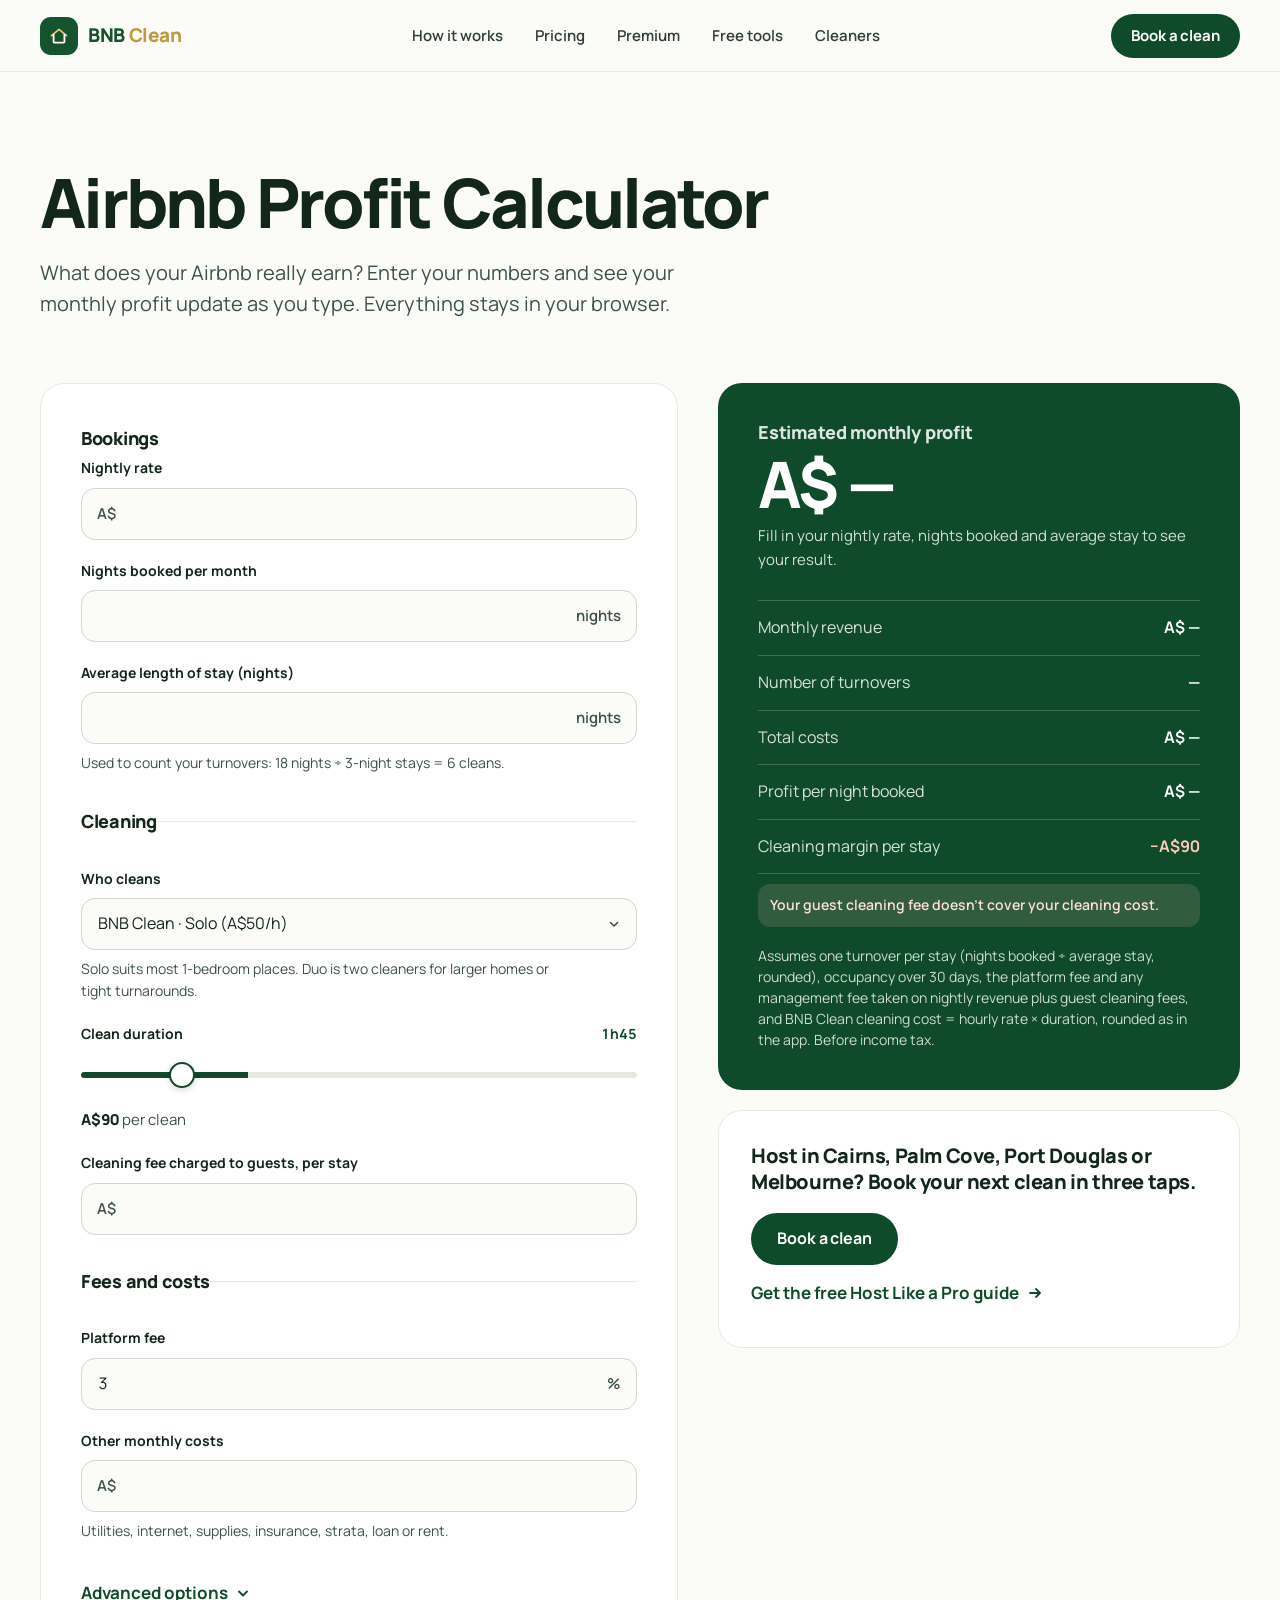
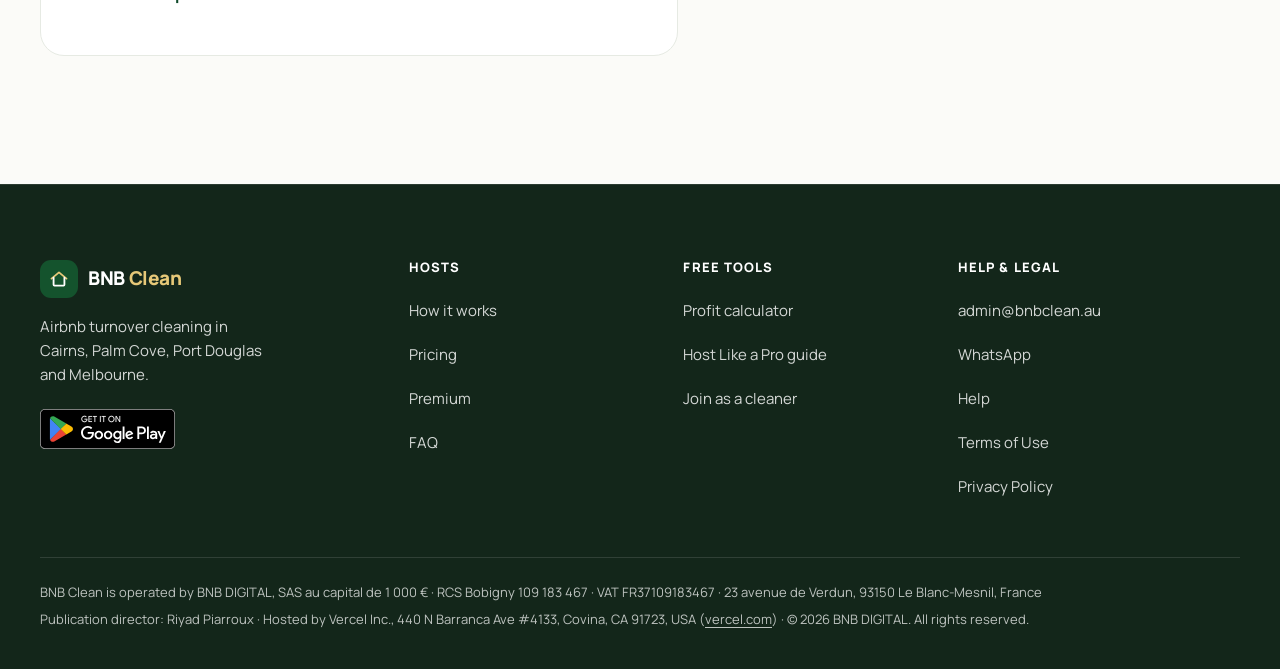
<file: calculator.html>
<!DOCTYPE html>
<html lang="en-AU">
<head>
<meta charset="UTF-8">
<meta name="viewport" content="width=device-width, initial-scale=1">
<title>Airbnb Profit Calculator Australia · Free short-term rental calculator | BNB Clean</title>
<meta name="description" content="Free Airbnb profit calculator for Australian hosts. Enter your nightly rate, occupancy, platform fee and cleaning costs to see your real monthly profit and profit per night.">
<link rel="canonical" href="https://bnbclean.au/calculator.html">
<meta property="og:type" content="website">
<meta property="og:site_name" content="BNB Clean">
<meta property="og:locale" content="en_AU">
<meta property="og:url" content="https://bnbclean.au/calculator.html">
<meta property="og:title" content="Airbnb Profit Calculator · What does your Airbnb really earn?">
<meta property="og:description" content="Free calculator for Australian short-term rental hosts: revenue, turnovers, costs and real monthly profit.">
<meta property="og:image" content="https://bnbclean.au/media/og-image.jpg">
<meta property="og:image:width" content="1200">
<meta property="og:image:height" content="630">
<meta name="twitter:card" content="summary_large_image">
<meta name="twitter:title" content="Airbnb Profit Calculator · What does your Airbnb really earn?">
<meta name="twitter:description" content="Free calculator for Australian short-term rental hosts.">
<meta name="twitter:image" content="https://bnbclean.au/media/og-image.jpg">
<link rel="icon" href="favicon.ico" sizes="any">
<link rel="icon" type="image/png" sizes="32x32" href="favicon-32.png">
<link rel="icon" type="image/png" sizes="16x16" href="favicon-16.png">
<link rel="apple-touch-icon" href="apple-touch-icon.png">
<meta name="theme-color" content="#0f4a2a">
<link rel="preconnect" href="https://fonts.googleapis.com">
<link rel="preconnect" href="https://fonts.gstatic.com" crossorigin>
<link rel="stylesheet" href="https://fonts.googleapis.com/css2?family=Manrope:wght@400;500;600;700;800&amp;display=swap">
<link rel="stylesheet" href="assets/site.css">
<style>
.calc{display:grid;gap:32px;align-items:start;padding-bottom:clamp(80px,10vw,128px)}
.calc-form{background:var(--surface);border:1px solid var(--line);border-radius:var(--r-card);padding:clamp(24px,4vw,40px)}
.calc-form fieldset{border:0;display:grid;gap:20px}
.calc-form fieldset+fieldset{margin-top:32px;padding-top:28px;box-shadow:inset 0 1px 0 var(--line)}
.calc-form legend{font-weight:800;font-size:18px;letter-spacing:-.015em;margin-bottom:4px;padding:0}
.calc-form .field{margin-top:0}
.affix{position:relative;display:flex;align-items:center}
.affix .input{font-variant-numeric:tabular-nums}
.affix-pre .input{padding-left:46px}
.affix-post .input{padding-right:64px}
.affix b{position:absolute;font-weight:600;font-size:15px;color:var(--ink-2);pointer-events:none}
.affix-pre b{left:16px}.affix-post b{right:16px}
.calc-results{background:var(--green);color:#fff;border-radius:var(--r-card);padding:clamp(24px,4vw,40px)}
.calc-results h2{font-size:18px;letter-spacing:-.01em;font-weight:800;color:rgba(255,255,255,.86)}
.big{margin-top:10px;font-size:clamp(44px,6vw,64px);font-weight:800;letter-spacing:-.04em;line-height:1;font-variant-numeric:tabular-nums}
.big-label{margin-top:8px;color:rgba(255,255,255,.82);font-size:15px}
.res-list{margin-top:28px;border-top:1px solid rgba(255,255,255,.2)}
.res-list div{display:flex;justify-content:space-between;gap:16px;padding:14px 0;border-bottom:1px solid rgba(255,255,255,.2);font-size:16px}
.res-list dt{color:rgba(255,255,255,.84)}
.res-list dd{font-weight:700;font-variant-numeric:tabular-nums;white-space:nowrap}
.assume{margin-top:18px;font-size:14px;line-height:1.5;color:rgba(255,255,255,.8)}
.calc-cta{margin-top:20px;background:var(--surface);border:1px solid var(--line);border-radius:var(--r-card);padding:clamp(24px,3.6vw,32px)}
.calc-cta p{font-weight:800;font-size:20px;letter-spacing:-.02em;line-height:1.3}
.calc-cta .btn{margin-top:18px}
.calc-cta .link-arrow{margin-top:6px}
@media(min-width:960px){.calc{grid-template-columns:1.1fr .9fr;gap:40px}.calc-side{position:sticky;top:calc(var(--nav-h) + 24px)}}
.label-row{display:flex;justify-content:space-between;align-items:baseline;gap:12px;margin-bottom:8px}
.label-row label{margin-bottom:0}
.label-row output{font-size:14px;font-weight:700;color:var(--green);font-variant-numeric:tabular-nums;white-space:nowrap}
.select{appearance:none;-webkit-appearance:none;padding-right:44px;cursor:pointer;
  background-image:url("data:image/svg+xml,%3Csvg xmlns='http://www.w3.org/2000/svg' width='12' height='12' viewBox='0 0 12 12'%3E%3Cpath d='M2.5 4.5 6 8l3.5-3.5' fill='none' stroke='%233d5246' stroke-width='1.6' stroke-linecap='round' stroke-linejoin='round'/%3E%3C/svg%3E");
  background-repeat:no-repeat;background-position:right 16px center}
.range{width:100%;height:44px;accent-color:var(--green);cursor:pointer}
.clean-cost{margin-top:4px;font-size:15px;color:var(--ink-2)}
.clean-cost strong{color:var(--ink);font-weight:800;font-variant-numeric:tabular-nums}
.calc-form .form-hint{margin-top:8px}
.adv-toggle{display:inline-flex;align-items:center;gap:8px;min-height:44px;margin-top:28px;font-weight:700;color:var(--green)}
.adv-toggle:hover span{text-decoration:underline}
.adv-toggle svg{transition:transform .25s var(--ease)}
.adv-toggle[aria-expanded="true"] svg{transform:rotate(180deg)}
.advanced{margin-top:12px;padding-top:24px;box-shadow:inset 0 1px 0 var(--line);display:grid;gap:28px}
.advanced[hidden]{display:none}
.advanced h3{font-size:16px;letter-spacing:-.01em}
.check{display:flex;gap:12px;align-items:flex-start;min-height:44px;cursor:pointer;font-weight:700;font-size:15px;padding-top:10px}
.check input{width:20px;height:20px;margin-top:1px;flex-shrink:0}
.detail-grid{display:grid;gap:16px;margin-top:12px}
@media(min-width:560px){.detail-grid{grid-template-columns:1fr 1fr}}
.input[readonly]{background:var(--tint);color:var(--ink-2);cursor:default}
.res-list .pos{color:#a8e6bc}
.res-list .neg{color:#ffc9b8}
.res-warn{margin-top:10px;padding:10px 12px;border-radius:12px;background:rgba(255,201,184,.14);color:#ffe0d6;font-size:14px;font-weight:600}
.res-warn[hidden],.res-list [hidden]{display:none}
</style>
</head>
<body>
<a class="skip" href="#main">Skip to content</a>

<nav class="nav" id="nav" aria-label="Main navigation">
  <div class="wrap nav-inner">
    <a href="/" class="logo" aria-label="BNB Clean home">
      <span class="logo-mark" aria-hidden="true"><svg width="20" height="20" viewBox="0 0 24 24" fill="none"><path d="M3 11.5 12 4l9 7.5" stroke="#e6c878" stroke-width="2.2" stroke-linecap="round" stroke-linejoin="round"/><path d="M5.5 10.5V19a1 1 0 0 0 1 1h11a1 1 0 0 0 1-1v-8.5" stroke="#fff" stroke-width="2.2" stroke-linecap="round" stroke-linejoin="round"/></svg></span>
      <span class="logo-text"><span class="g">BNB</span> <span class="a">Clean</span></span>
    </a>
    <ul class="nav-links">
      <li><a href="/#how">How it works</a></li>
      <li><a href="/#pricing">Pricing</a></li>
      <li><a href="/#premium">Premium</a></li>
      <li><a href="/#tools">Free tools</a></li>
      <li><a href="/#cleaners">Cleaners</a></li>
    </ul>
    <a class="btn btn-primary btn-sm nav-cta" href="https://app.bnbclean.au">Book a clean</a>
    <button class="burger" id="navBurger" type="button" aria-label="Open menu" aria-expanded="false" aria-controls="mobileMenu">
      <span></span><span></span><span></span>
    </button>
  </div>
</nav>
<div class="mobile-menu" id="mobileMenu" aria-hidden="true">
  <ul>
    <li><a href="/#how">How it works</a></li>
    <li><a href="/#pricing">Pricing</a></li>
    <li><a href="/#premium">Premium</a></li>
    <li><a href="/#tools">Free tools</a></li>
    <li><a href="/#cleaners">Cleaners</a></li>
  </ul>
  <a class="btn btn-primary" href="https://app.bnbclean.au">Book a clean</a>
</div>

<main id="main">
  <header class="wrap page-head">
    <h1>Airbnb Profit Calculator</h1>
    <p class="lead">What does your Airbnb really earn? Enter your numbers and see your monthly profit update as you type. Everything stays in your browser.</p>
  </header>

  <div class="wrap calc">
    <form class="calc-form" id="calcForm" novalidate>
      <fieldset>
        <legend>Bookings</legend>
        <div class="field">
          <label for="rate">Nightly rate</label>
          <div class="affix affix-pre"><b aria-hidden="true">A$</b><input class="input" id="rate" type="number" inputmode="decimal" min="0" step="1" autocomplete="off"></div>
        </div>
        <div class="field">
          <div class="label-row"><label for="nights">Nights booked per month</label><output id="occupancy" for="nights" aria-live="polite"></output></div>
          <div class="affix affix-post"><input class="input" id="nights" type="number" inputmode="numeric" min="0" max="30" step="1" autocomplete="off"><b aria-hidden="true">nights</b></div>
        </div>
        <div class="field">
          <label for="stay">Average length of stay (nights)</label>
          <div class="affix affix-post"><input class="input" id="stay" type="number" inputmode="decimal" min="1" step="0.5" autocomplete="off" aria-describedby="stay-hint"><b aria-hidden="true">nights</b></div>
          <p class="form-hint" id="stay-hint">Used to count your turnovers: 18 nights ÷ 3-night stays = 6 cleans.</p>
        </div>
      </fieldset>
      <fieldset>
        <legend>Cleaning</legend>
        <div class="field">
          <label for="cleanMode">Who cleans</label>
          <select class="input select" id="cleanMode">
            <option value="solo">BNB Clean · Solo (A$50/h)</option>
            <option value="duo">BNB Clean · Duo, 2 cleaners (A$90/h)</option>
            <option value="own">My own cleaner (enter cost per clean)</option>
          </select>
          <p class="form-hint">Solo suits most 1-bedroom places. Duo is two cleaners for larger homes or tight turnarounds.</p>
        </div>
        <div class="field" id="durationField">
          <div class="label-row"><label for="duration">Clean duration</label><output id="durationOut" for="duration">1h45</output></div>
          <input class="range" id="duration" type="range" min="60" max="330" step="15" value="105" aria-valuetext="1h45">
          <p class="clean-cost"><strong id="cleanCostOut">A$ —</strong> per clean</p>
        </div>
        <div class="field" id="ownCostField" hidden>
          <label for="cleanCost">Your cleaner's cost per clean</label>
          <div class="affix affix-pre"><b aria-hidden="true">A$</b><input class="input" id="cleanCost" type="number" inputmode="decimal" min="0" step="1" autocomplete="off"></div>
        </div>
        <div class="field">
          <label for="guestClean">Cleaning fee charged to guests, per stay</label>
          <div class="affix affix-pre"><b aria-hidden="true">A$</b><input class="input" id="guestClean" type="number" inputmode="decimal" min="0" step="1" autocomplete="off"></div>
        </div>
      </fieldset>
      <fieldset>
        <legend>Fees and costs</legend>
        <div class="field">
          <label for="fee">Platform fee</label>
          <div class="affix affix-post"><input class="input" id="fee" type="number" inputmode="decimal" min="0" max="100" step="0.1" value="3" autocomplete="off"><b aria-hidden="true">%</b></div>
        </div>
        <div class="field">
          <label for="other">Other monthly costs</label>
          <div class="affix affix-pre"><b aria-hidden="true">A$</b><input class="input" id="other" type="number" inputmode="decimal" min="0" step="1" autocomplete="off" aria-describedby="other-hint"></div>
          <p class="form-hint" id="other-hint">Utilities, internet, supplies, insurance, strata, loan or rent.</p>
        </div>
      </fieldset>

      <button class="adv-toggle" id="advToggle" type="button" aria-expanded="false" aria-controls="advanced">
        <span>Advanced options</span>
        <svg width="14" height="14" viewBox="0 0 14 14" aria-hidden="true"><path d="M3 5.5 7 9.5l4-4" fill="none" stroke="currentColor" stroke-width="1.8" stroke-linecap="round" stroke-linejoin="round"/></svg>
      </button>
      <div class="advanced" id="advanced" hidden>
        <div class="field" style="margin-top:0">
          <label for="platform">Platform</label>
          <select class="input select" id="platform">
            <option value="3">Airbnb (3%)</option>
            <option value="15">Booking.com (15%)</option>
            <option value="10">Stayz (10%)</option>
            <option value="0">Direct bookings (0%)</option>
            <option value="other">Other (enter your fee)</option>
          </select>
          <p class="form-hint">Fills in the platform fee above. You can still change it.</p>
        </div>
        <div>
          <label class="check"><input type="checkbox" id="gst" aria-describedby="gst-hint"> I'm registered for GST</label>
          <p class="form-hint" id="gst-hint">Required in Australia above A$75,000 turnover a year. Australian prices include GST, so we take 1/11 of your revenue.</p>
        </div>
        <div>
          <h3>Detailed costs</h3>
          <p class="form-hint">Fill any of these and they replace "Other monthly costs".</p>
          <div class="detail-grid">
        <div class="field">
          <label for="linen">Linen and consumables, per stay</label>
          <div class="affix affix-pre"><b aria-hidden="true">A$</b><input class="input" id="linen" type="number" inputmode="decimal" min="0" step="1" autocomplete="off"></div>
        </div>
        <div class="field">
          <label for="power">Power and internet, per month</label>
          <div class="affix affix-pre"><b aria-hidden="true">A$</b><input class="input" id="power" type="number" inputmode="decimal" min="0" step="1" autocomplete="off"></div>
        </div>
        <div class="field">
          <label for="insurance">Insurance, per month</label>
          <div class="affix affix-pre"><b aria-hidden="true">A$</b><input class="input" id="insurance" type="number" inputmode="decimal" min="0" step="1" autocomplete="off"></div>
        </div>
        <div class="field">
          <label for="rates">Council rates, per month</label>
          <div class="affix affix-pre"><b aria-hidden="true">A$</b><input class="input" id="rates" type="number" inputmode="decimal" min="0" step="1" autocomplete="off"></div>
        </div>
        <div class="field">
          <label for="mortgage">Mortgage or rent, per month</label>
          <div class="affix affix-pre"><b aria-hidden="true">A$</b><input class="input" id="mortgage" type="number" inputmode="decimal" min="0" step="1" autocomplete="off"></div>
        </div>
            <div class="field">
              <label for="mgmt">Management fee</label>
              <div class="affix affix-post"><input class="input" id="mgmt" type="number" inputmode="decimal" min="0" max="100" step="0.5" autocomplete="off"><b aria-hidden="true">%</b></div>
            </div>
          </div>
        </div>
      </div>
    </form>

    <div class="calc-side">
      <section class="calc-results on-dark" aria-labelledby="res-title">
        <h2 id="res-title">Estimated monthly profit</h2>
        <p class="big"><output id="outProfit" for="rate nights stay fee guestClean cleanCost other" aria-live="polite">A$ —</output></p>
        <p class="big-label">Fill in your numbers to see your result.</p>
        <dl class="res-list">
          <div><dt>Monthly revenue</dt><dd><output id="outRevenue">A$ —</output></dd></div>
          <div id="gstRow" hidden><dt>GST included (1/11)</dt><dd><output id="outGst">A$ —</output></dd></div>
          <div><dt>Number of turnovers</dt><dd><output id="outTurnovers">—</output></dd></div>
          <div><dt>Total costs</dt><dd><output id="outCosts">A$ —</output></dd></div>
          <div><dt>Profit per night booked</dt><dd><output id="outPerNight">A$ —</output></dd></div>
          <div><dt id="marginLabel">Cleaning margin per stay</dt><dd><output id="outMargin">A$ —</output></dd></div>
        </dl>
        <p class="res-warn" id="marginWarn" hidden>Your guest cleaning fee doesn't cover your cleaning cost.</p>
        <p class="assume">Assumes one turnover per stay (nights booked ÷ average stay, rounded), occupancy over 30 days, the platform fee and any management fee taken on nightly revenue plus guest cleaning fees, and BNB Clean cleaning cost = hourly rate × duration, rounded as in the app. Before income tax.</p>
      </section>
      <aside class="calc-cta">
        <p>Host in Cairns, Palm Cove, Port Douglas or Melbourne? Book your next clean in three taps.</p>
        <a class="btn btn-primary" href="https://app.bnbclean.au">Book a clean</a>
        <div><a class="link-arrow" href="guide.html"><span>Get the free Host Like a Pro guide</span><svg width="16" height="16" viewBox="0 0 16 16" aria-hidden="true"><path d="M3 8h10M9 4l4 4-4 4" fill="none" stroke="currentColor" stroke-width="1.8" stroke-linecap="round" stroke-linejoin="round"/></svg></a></div>
      </aside>
    </div>
  </div>
</main>

<footer class="footer">
  <div class="wrap">
    <div class="footer-grid">
      <div>
        <a href="/" class="logo" aria-label="BNB Clean home">
          <span class="logo-mark" aria-hidden="true"><svg width="20" height="20" viewBox="0 0 24 24" fill="none"><path d="M3 11.5 12 4l9 7.5" stroke="#e6c878" stroke-width="2.2" stroke-linecap="round" stroke-linejoin="round"/><path d="M5.5 10.5V19a1 1 0 0 0 1 1h11a1 1 0 0 0 1-1v-8.5" stroke="#fff" stroke-width="2.2" stroke-linecap="round" stroke-linejoin="round"/></svg></span>
      <span class="logo-text"><span class="g">BNB</span> <span class="a">Clean</span></span>
        </a>
        <p class="footer-desc">Airbnb turnover cleaning in Cairns, Palm Cove, Port Douglas and Melbourne.</p>
        <a class="play-badge" href="https://play.google.com/store/apps/details?id=au.bnbclean.app" target="_blank" rel="noopener">
          <img src="media/google-play-badge.svg" width="135" height="40" alt="Get it on Google Play" decoding="async">
        </a>
      </div>
      <div>
        <p class="foot-h">Hosts</p>
        <ul>
          <li><a href="/#how">How it works</a></li>
          <li><a href="/#pricing">Pricing</a></li>
          <li><a href="/#premium">Premium</a></li>
          <li><a href="/#faq">FAQ</a></li>
        </ul>
      </div>
      <div>
        <p class="foot-h">Free tools</p>
        <ul>
          <li><a href="calculator.html">Profit calculator</a></li>
          <li><a href="guide.html">Host Like a Pro guide</a></li>
          <li><a href="https://app.bnbclean.au/candidature-cleaner">Join as a cleaner</a></li>
        </ul>
      </div>
      <div>
        <p class="foot-h">Help &amp; legal</p>
        <ul>
          <li><a href="mailto:admin@bnbclean.au">admin@bnbclean.au</a></li>
          <li><a href="https://wa.me/61408627402?text=Hi%20BNB%20Clean%2C%20I%20have%20a%20question%20about%20cleaning%20for%20my%20property." target="_blank" rel="noopener">WhatsApp</a></li>
          <li><a href="https://app.bnbclean.au/aide">Help</a></li>
          <li><a href="https://app.bnbclean.au/conditions">Terms of Use</a></li>
          <li><a href="https://app.bnbclean.au/confidentialite">Privacy Policy</a></li>
        </ul>
      </div>
    </div>
    <!-- MENTIONS LÉGALES À VALIDER PAR RIYAD -->
    <div class="footer-bottom">
      <p>BNB Clean is operated by BNB DIGITAL, SAS au capital de 1 000 € · RCS Bobigny 109 183 467 · VAT FR37109183467 · 23 avenue de Verdun, 93150 Le Blanc-Mesnil, France</p>
      <p>Publication director: Riyad Piarroux · Hosted by Vercel Inc., 440 N Barranca Ave #4133, Covina, CA 91723, USA (<a href="https://vercel.com" target="_blank" rel="noopener">vercel.com</a>) · © 2026 BNB DIGITAL. All rights reserved.</p>
    </div>
  </div>
</footer>

<script src="assets/site.js" defer></script>
<script>
(function(){
  "use strict";
  // 100% in the browser: no network calls.
  var RATES = { solo: 50, duo: 90 }; // BNB Clean hourly rates, A$
  function $(id){ return document.getElementById(id); }
  var DETAIL = ["linen","power","insurance","rates","mortgage","mgmt"];
  var label = document.querySelector(".big-label");

  function num(id){
    var v = parseFloat($(id).value);
    return isFinite(v) && v >= 0 ? v : null;
  }
  function money(v){
    var s = Math.round(Math.abs(v)).toLocaleString("en-AU");
    return (v < 0 ? "−A$" : "A$") + s;
  }
  function fmtDuration(min){
    var h = Math.floor(min / 60), m = min % 60;
    return h + "h" + (m ? String(m).padStart(2, "0") : "");
  }

  // Cleaning cost per turnover: hourly rate × duration, rounded to the nearest 5 dollars (as in the app)
  function cleanCostPerTurnover(){
    var mode = $("cleanMode").value;
    if (mode === "own") return num("cleanCost");
    var hours = parseInt($("duration").value, 10) / 60;
    return Math.round(RATES[mode] * hours / 5) * 5;
  }

  function anyDetail(){
    return DETAIL.some(function(id){ return $(id).value.trim() !== ""; });
  }

  function setOut(id, text, cls){
    var el = $(id);
    el.textContent = text;
    el.classList.remove("pos", "neg");
    if (cls) el.classList.add(cls);
  }

  function update(){
    var mode = $("cleanMode").value;
    $("durationField").hidden = mode === "own";
    $("ownCostField").hidden = mode !== "own";
    var dur = parseInt($("duration").value, 10);
    $("durationOut").textContent = fmtDuration(dur);
    $("duration").setAttribute("aria-valuetext", fmtDuration(dur));
    var cleanCost = cleanCostPerTurnover();
    if (mode !== "own") $("cleanCostOut").textContent = "A$" + cleanCost;

    var rate = num("rate"), nights = num("nights"), stay = num("stay");
    if (nights !== null) nights = Math.min(nights, 30); // a month is counted as 30 nights
    $("occupancy").textContent = nights === null ? "" : Math.round(nights / 30 * 100) + "% occupancy";

    var fee = num("fee") || 0, guestClean = num("guestClean") || 0;
    var gstOn = $("gst").checked;
    $("gstRow").hidden = !gstOn;

    var complete = rate !== null && nights !== null && stay;
    var turnovers = complete ? (nights > 0 ? Math.max(1, Math.round(nights / stay)) : 0) : 0;
    var revenue = complete ? rate * nights + guestClean * turnovers : 0;

    // Detailed costs replace "Other monthly costs" when any is filled
    var otherInput = $("other"), other;
    if (anyDetail()) {
      other = (num("linen") || 0) * turnovers + (num("power") || 0) + (num("insurance") || 0)
            + (num("rates") || 0) + (num("mortgage") || 0) + revenue * Math.min(num("mgmt") || 0, 100) / 100;
      otherInput.readOnly = true;
      otherInput.value = Math.round(other);
      $("other-hint").textContent = "Total of your detailed costs (Advanced options).";
    } else {
      if (otherInput.readOnly) { otherInput.readOnly = false; otherInput.value = ""; }
      $("other-hint").textContent = "Utilities, internet, supplies, insurance, strata, loan or rent.";
      other = num("other") || 0;
    }

    // Cleaning margin per stay
    var warn = $("marginWarn");
    if (cleanCost === null) { setOut("outMargin", "A$ —"); warn.hidden = true; }
    else {
      var margin = guestClean - cleanCost;
      setOut("outMargin", money(margin), margin > 0 ? "pos" : (margin < 0 ? "neg" : null));
      $("marginLabel").className = margin > 0 ? "pos" : "";
      warn.hidden = !(margin < 0);
    }

    if (!complete) {
      ["outProfit","outRevenue","outGst","outCosts","outPerNight"].forEach(function(id){ setOut(id, "A$ —"); });
      setOut("outTurnovers", "—");
      label.textContent = "Fill in your nightly rate, nights booked and average stay to see your result.";
      return;
    }

    var gst = gstOn ? revenue / 11 : 0; // GST included in Australian prices
    var platform = revenue * Math.min(fee, 100) / 100;
    var costs = platform + (cleanCost || 0) * turnovers + other;
    var profit = revenue - gst - costs;

    setOut("outProfit", money(profit));
    setOut("outRevenue", money(revenue));
    setOut("outGst", gstOn ? "−" + money(gst) : "A$ —");
    setOut("outTurnovers", String(turnovers));
    setOut("outCosts", money(costs));
    setOut("outPerNight", nights > 0 ? money(profit / nights) : "A$ —");
    label.textContent = profit >= 0 ? "Per month, before income tax." : "Per month, before income tax. Your costs are higher than your revenue.";
  }

  // Platform presets fill in the fee, which stays editable
  $("platform").addEventListener("change", function(){
    if (this.value === "other") { $("fee").focus(); return; }
    $("fee").value = this.value;
    update();
  });
  $("fee").addEventListener("input", function(){
    var sel = $("platform");
    if (sel.value !== "other" && parseFloat(this.value) !== parseFloat(sel.value)) sel.value = "other";
  });

  // Advanced options: collapsed by default
  $("advToggle").addEventListener("click", function(){
    var open = this.getAttribute("aria-expanded") === "true";
    this.setAttribute("aria-expanded", open ? "false" : "true");
    $("advanced").hidden = open;
  });

  $("calcForm").addEventListener("input", update);
  $("calcForm").addEventListener("change", update);
  $("calcForm").addEventListener("submit", function(e){ e.preventDefault(); });
  update();
})();
</script>

</body>
</html>
</file>
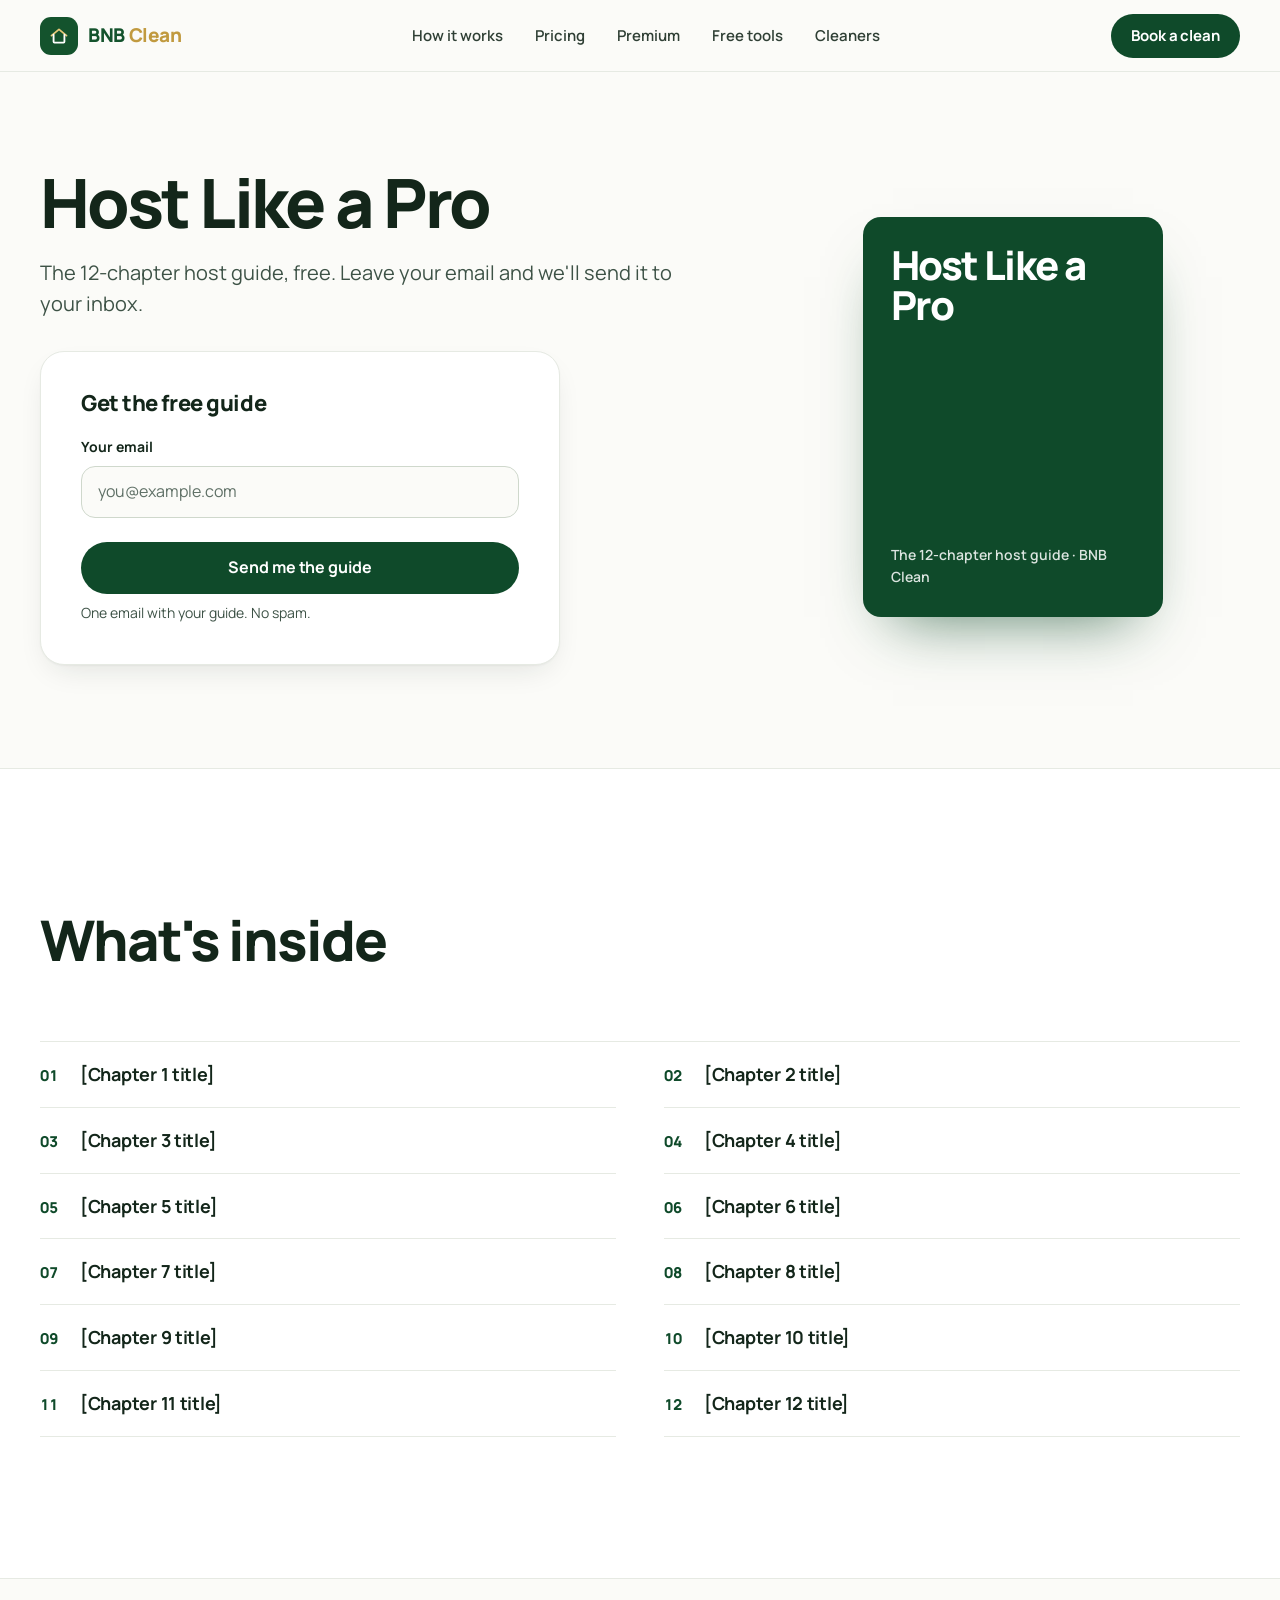
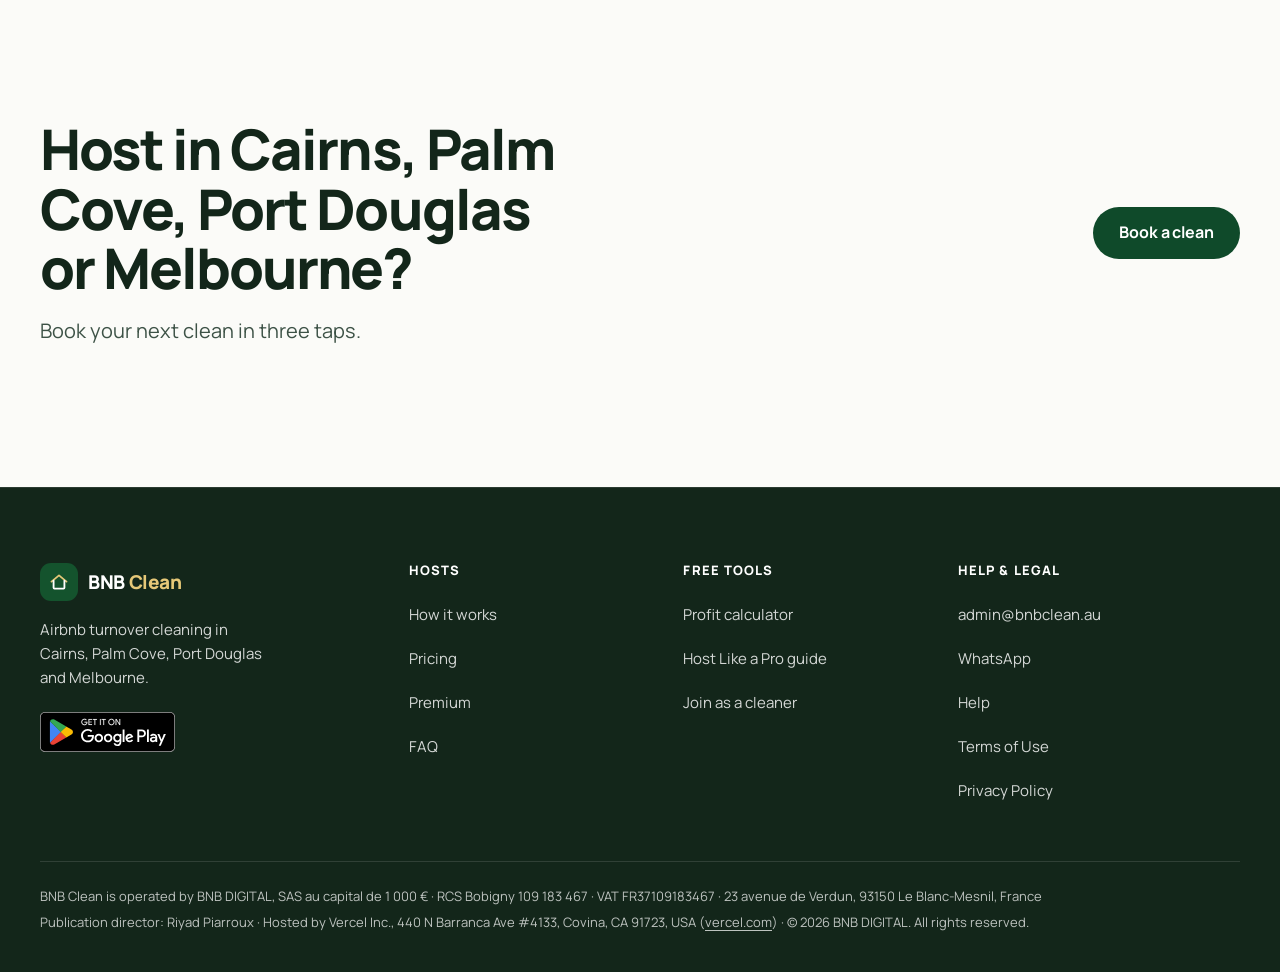
<file: guide.html>
<!DOCTYPE html>
<html lang="en-AU">
<head>
<meta charset="UTF-8">
<meta name="viewport" content="width=device-width, initial-scale=1">
<title>Host Like a Pro · Free Airbnb host guide for Australia | BNB Clean</title>
<meta name="description" content="Host Like a Pro: the free 12-chapter guide for Airbnb and short-term rental hosts in Australia. Leave your email and we'll send it to your inbox.">
<link rel="canonical" href="https://bnbclean.au/guide.html">
<meta property="og:type" content="website">
<meta property="og:site_name" content="BNB Clean">
<meta property="og:locale" content="en_AU">
<meta property="og:url" content="https://bnbclean.au/guide.html">
<meta property="og:title" content="Host Like a Pro · The free 12-chapter Airbnb host guide">
<meta property="og:description" content="The free 12-chapter guide for Airbnb hosts in Australia, from BNB Clean.">
<meta property="og:image" content="https://bnbclean.au/media/og-image.jpg">
<meta property="og:image:width" content="1200">
<meta property="og:image:height" content="630">
<meta name="twitter:card" content="summary_large_image">
<meta name="twitter:title" content="Host Like a Pro · The free 12-chapter Airbnb host guide">
<meta name="twitter:description" content="The free 12-chapter guide for Airbnb hosts in Australia.">
<meta name="twitter:image" content="https://bnbclean.au/media/og-image.jpg">
<link rel="icon" href="favicon.ico" sizes="any">
<link rel="icon" type="image/png" sizes="32x32" href="favicon-32.png">
<link rel="icon" type="image/png" sizes="16x16" href="favicon-16.png">
<link rel="apple-touch-icon" href="apple-touch-icon.png">
<meta name="theme-color" content="#0f4a2a">
<link rel="preconnect" href="https://fonts.googleapis.com">
<link rel="preconnect" href="https://fonts.gstatic.com" crossorigin>
<link rel="stylesheet" href="https://fonts.googleapis.com/css2?family=Manrope:wght@400;500;600;700;800&amp;display=swap">
<link rel="stylesheet" href="assets/site.css">
<style>
.guide-hero{display:grid;gap:40px;align-items:center;padding-bottom:clamp(64px,8vw,104px)}
.guide-cover{width:min(300px,70vw);aspect-ratio:3/4;border-radius:18px;background:var(--green);color:#fff;padding:28px;
  display:flex;flex-direction:column;justify-content:space-between;box-shadow:0 30px 60px -30px rgba(15,74,42,.7);justify-self:center}
.guide-cover b{font-size:40px;line-height:1;font-weight:800;letter-spacing:-.04em}
.guide-cover small{font-size:14px;font-weight:600;opacity:.85}
.guide-hero .form-card{margin-top:32px;max-width:520px}
.toc{border-top:1px solid var(--line);display:grid}
.toc li{display:flex;gap:20px;align-items:baseline;padding:18px 0;border-bottom:1px solid var(--line);font-weight:700;font-size:18px;letter-spacing:-.015em}
.toc span{font-size:15px;font-weight:800;color:var(--green);font-variant-numeric:tabular-nums;min-width:2ch}
@media(min-width:760px){.toc{grid-template-columns:1fr 1fr;column-gap:48px}}
@media(min-width:960px){.guide-hero{grid-template-columns:1.2fr .8fr;gap:64px}.guide-cover{order:2}}
</style>
</head>
<body>
<a class="skip" href="#main">Skip to content</a>

<nav class="nav" id="nav" aria-label="Main navigation">
  <div class="wrap nav-inner">
    <a href="/" class="logo" aria-label="BNB Clean home">
      <span class="logo-mark" aria-hidden="true"><svg width="20" height="20" viewBox="0 0 24 24" fill="none"><path d="M3 11.5 12 4l9 7.5" stroke="#e6c878" stroke-width="2.2" stroke-linecap="round" stroke-linejoin="round"/><path d="M5.5 10.5V19a1 1 0 0 0 1 1h11a1 1 0 0 0 1-1v-8.5" stroke="#fff" stroke-width="2.2" stroke-linecap="round" stroke-linejoin="round"/></svg></span>
      <span class="logo-text"><span class="g">BNB</span> <span class="a">Clean</span></span>
    </a>
    <ul class="nav-links">
      <li><a href="/#how">How it works</a></li>
      <li><a href="/#pricing">Pricing</a></li>
      <li><a href="/#premium">Premium</a></li>
      <li><a href="/#tools">Free tools</a></li>
      <li><a href="/#cleaners">Cleaners</a></li>
    </ul>
    <a class="btn btn-primary btn-sm nav-cta" href="https://app.bnbclean.au">Book a clean</a>
    <button class="burger" id="navBurger" type="button" aria-label="Open menu" aria-expanded="false" aria-controls="mobileMenu">
      <span></span><span></span><span></span>
    </button>
  </div>
</nav>
<div class="mobile-menu" id="mobileMenu" aria-hidden="true">
  <ul>
    <li><a href="/#how">How it works</a></li>
    <li><a href="/#pricing">Pricing</a></li>
    <li><a href="/#premium">Premium</a></li>
    <li><a href="/#tools">Free tools</a></li>
    <li><a href="/#cleaners">Cleaners</a></li>
  </ul>
  <a class="btn btn-primary" href="https://app.bnbclean.au">Book a clean</a>
</div>

<main id="main">
  <div class="wrap page-head guide-hero">
    <!-- Replace with <img src="media/ebook-cover.jpg" width="..." height="..." alt="Host Like a Pro guide cover"> once the file exists -->
    <div class="guide-cover" aria-hidden="true"><b>Host Like a Pro</b><small>The 12&#8209;chapter host guide · BNB Clean</small></div>
    <div>
      <h1>Host Like a Pro</h1>
      <p class="lead">The 12&#8209;chapter host guide, free. Leave your email and we'll send it to your inbox.</p>
      <!--
        TEMPORARY (V1): this form posts to the existing "waitlist" Edge Function with "GUIDE" as the town,
        so Riyad receives the request by email and sends the PDF by hand.
        To replace with a dedicated Edge Function that emails the PDF automatically.
      -->
      <form class="form-card" data-waitlist data-fixed-town="GUIDE" data-success="Thanks! The guide is on its way to your inbox." novalidate>
        <h2 style="font-size:22px;letter-spacing:-.02em">Get the free guide</h2>
        <div class="field">
          <label for="guide-email">Your email</label>
          <input class="input" type="email" id="guide-email" name="email" placeholder="you@example.com" autocomplete="email" aria-describedby="guide-email-error" required>
          <p class="field-error" id="guide-email-error" role="alert"></p>
        </div>
        <button class="btn btn-primary" type="submit">Send me the guide</button>
        <p class="form-status" role="status" aria-live="polite"></p>
        <p class="form-hint">One email with your guide. No spam.</p>
      </form>
    </div>
  </div>

  <section class="section tools" aria-labelledby="toc-title">
    <div class="wrap">
      <div class="section-head"><h2 id="toc-title">What's inside</h2></div>
      <ol class="toc">
        <li><span>01</span>[Chapter 1 title]</li>
        <li><span>02</span>[Chapter 2 title]</li>
        <li><span>03</span>[Chapter 3 title]</li>
        <li><span>04</span>[Chapter 4 title]</li>
        <li><span>05</span>[Chapter 5 title]</li>
        <li><span>06</span>[Chapter 6 title]</li>
        <li><span>07</span>[Chapter 7 title]</li>
        <li><span>08</span>[Chapter 8 title]</li>
        <li><span>09</span>[Chapter 9 title]</li>
        <li><span>10</span>[Chapter 10 title]</li>
        <li><span>11</span>[Chapter 11 title]</li>
        <li><span>12</span>[Chapter 12 title]</li>
      </ol>
    </div>
  </section>

  <section class="section">
    <div class="wrap cleaners-inner" style="align-items:center">
      <div>
        <h2 style="max-width:18ch">Host in Cairns, Palm Cove, Port Douglas or Melbourne?</h2>
        <p class="lead" style="margin-top:18px">Book your next clean in three taps.</p>
      </div>
      <a class="btn btn-primary" href="https://app.bnbclean.au">Book a clean</a>
    </div>
  </section>
</main>

<footer class="footer">
  <div class="wrap">
    <div class="footer-grid">
      <div>
        <a href="/" class="logo" aria-label="BNB Clean home">
          <span class="logo-mark" aria-hidden="true"><svg width="20" height="20" viewBox="0 0 24 24" fill="none"><path d="M3 11.5 12 4l9 7.5" stroke="#e6c878" stroke-width="2.2" stroke-linecap="round" stroke-linejoin="round"/><path d="M5.5 10.5V19a1 1 0 0 0 1 1h11a1 1 0 0 0 1-1v-8.5" stroke="#fff" stroke-width="2.2" stroke-linecap="round" stroke-linejoin="round"/></svg></span>
      <span class="logo-text"><span class="g">BNB</span> <span class="a">Clean</span></span>
        </a>
        <p class="footer-desc">Airbnb turnover cleaning in Cairns, Palm Cove, Port Douglas and Melbourne.</p>
        <a class="play-badge" href="https://play.google.com/store/apps/details?id=au.bnbclean.app" target="_blank" rel="noopener">
          <img src="media/google-play-badge.svg" width="135" height="40" alt="Get it on Google Play" decoding="async">
        </a>
      </div>
      <div>
        <p class="foot-h">Hosts</p>
        <ul>
          <li><a href="/#how">How it works</a></li>
          <li><a href="/#pricing">Pricing</a></li>
          <li><a href="/#premium">Premium</a></li>
          <li><a href="/#faq">FAQ</a></li>
        </ul>
      </div>
      <div>
        <p class="foot-h">Free tools</p>
        <ul>
          <li><a href="calculator.html">Profit calculator</a></li>
          <li><a href="guide.html">Host Like a Pro guide</a></li>
          <li><a href="https://app.bnbclean.au/candidature-cleaner">Join as a cleaner</a></li>
        </ul>
      </div>
      <div>
        <p class="foot-h">Help &amp; legal</p>
        <ul>
          <li><a href="mailto:admin@bnbclean.au">admin@bnbclean.au</a></li>
          <li><a href="https://wa.me/61408627402?text=Hi%20BNB%20Clean%2C%20I%20have%20a%20question%20about%20cleaning%20for%20my%20property." target="_blank" rel="noopener">WhatsApp</a></li>
          <li><a href="https://app.bnbclean.au/aide">Help</a></li>
          <li><a href="https://app.bnbclean.au/conditions">Terms of Use</a></li>
          <li><a href="https://app.bnbclean.au/confidentialite">Privacy Policy</a></li>
        </ul>
      </div>
    </div>
    <!-- MENTIONS LÉGALES À VALIDER PAR RIYAD -->
    <div class="footer-bottom">
      <p>BNB Clean is operated by BNB DIGITAL, SAS au capital de 1 000 € · RCS Bobigny 109 183 467 · VAT FR37109183467 · 23 avenue de Verdun, 93150 Le Blanc-Mesnil, France</p>
      <p>Publication director: Riyad Piarroux · Hosted by Vercel Inc., 440 N Barranca Ave #4133, Covina, CA 91723, USA (<a href="https://vercel.com" target="_blank" rel="noopener">vercel.com</a>) · © 2026 BNB DIGITAL. All rights reserved.</p>
    </div>
  </div>
</footer>

<script src="assets/site.js" defer></script>
</body>
</html>
</file>
<file: assets/site.css>
/* BNB Clean · V2 shared styles */
:root{
  --bg:#fbfbf8;
  --surface:#ffffff;
  --ink:#13261a;
  --ink-2:#3d5246;
  --green:#0f4a2a;
  --green-hover:#0b3a20;
  --line:#e6eae3;
  --tint:#eef2ec;
  --foot:#13261a;
  /* Premium only */
  --forest:#285231;
  --gold:#dbbf7f;

  --r-card:24px;
  --r-field:14px;
  --gutter:16px;
  --wrap:1200px;
  --nav-h:72px;
  --ease:cubic-bezier(.16,1,.3,1);
  --shadow:0 1px 2px rgba(19,38,26,.04),0 12px 32px -12px rgba(19,38,26,.14);
  --font:'Manrope',system-ui,-apple-system,'Segoe UI',sans-serif;
}

*,*::before,*::after{box-sizing:border-box}
*{margin:0;padding:0}
html{scroll-behavior:smooth;scroll-padding-top:calc(var(--nav-h) + 16px);-webkit-text-size-adjust:100%}
body{
  font-family:var(--font);font-size:17px;line-height:1.6;font-weight:400;
  color:var(--ink);background:var(--bg);
  -webkit-font-smoothing:antialiased;-moz-osx-font-smoothing:grayscale;
  overflow-x:hidden;accent-color:var(--green);caret-color:var(--green);
}
img,video,svg{display:block;max-width:100%}
a{color:inherit;text-underline-offset:.22em;text-decoration-thickness:1px}
button,input,select{font:inherit;color:inherit}
button{cursor:pointer;background:none;border:0}
ul,ol{list-style:none}
::selection{background:var(--green);color:#fff}
:focus-visible{outline:2px solid var(--green);outline-offset:3px;border-radius:8px}
.on-dark :focus-visible,.on-dark:focus-visible{outline-color:#fff}
[data-hidden-until-real="true"],[hidden]{display:none!important}
.sr-only{position:absolute;width:1px;height:1px;padding:0;margin:-1px;overflow:hidden;clip:rect(0,0,0,0);white-space:nowrap;border:0}
.skip{position:absolute;left:16px;top:-80px;z-index:2000;background:var(--green);color:#fff;padding:12px 18px;border-radius:999px;text-decoration:none;font-weight:700}
.skip:focus{top:12px}

.wrap{width:min(var(--wrap),100% - var(--gutter)*2);margin-inline:auto}
@media(min-width:768px){:root{--gutter:32px}}

h1,h2,h3{font-weight:800;color:inherit;text-wrap:balance}
h1{font-size:clamp(40px,6.6vw,80px);line-height:1.02;letter-spacing:-.04em}
h2{font-size:clamp(32px,4.6vw,56px);line-height:1.06;letter-spacing:-.035em}
h3{font-size:20px;line-height:1.25;letter-spacing:-.015em;font-weight:800}
p{text-wrap:pretty}
.lead{font-size:clamp(17px,1.6vw,20px);line-height:1.55;color:var(--ink-2);max-width:56ch}

.section{padding-block:clamp(80px,11vw,144px)}
.section-head{max-width:760px;margin-bottom:clamp(40px,6vw,72px)}
.section-head h2+.lead{margin-top:20px}

/* ---------- Buttons ---------- */
.btn{
  display:inline-flex;align-items:center;justify-content:center;gap:10px;
  min-height:52px;padding:0 26px;border-radius:999px;
  font-weight:700;font-size:16px;letter-spacing:-.005em;text-decoration:none;white-space:nowrap;
  transition:background-color .2s var(--ease),color .2s var(--ease),transform .2s var(--ease),box-shadow .2s var(--ease);
}
.btn:active{transform:translateY(1px)}
.btn-primary{background:var(--green);color:#fff}
.btn-primary:hover{background:var(--green-hover)}
.btn-white{background:#fff;color:var(--green)}
.btn-white:hover{background:var(--tint)}
.btn-sm{min-height:44px;padding:0 20px;font-size:15px}
.btn[disabled]{opacity:.6;cursor:default}
.link-arrow{display:inline-flex;align-items:center;gap:8px;min-height:44px;font-weight:700;text-decoration:none;color:var(--green)}
.link-arrow svg{transition:transform .25s var(--ease)}
.link-arrow:hover svg{transform:translateX(3px)}
.link-arrow:hover span{text-decoration:underline}

/* ---------- Nav ---------- */
.nav{position:fixed;inset:0 0 auto;z-index:1000;height:var(--nav-h);color:var(--ink);
  background:rgba(251,251,248,.94);border-bottom:1px solid var(--line);
  -webkit-backdrop-filter:saturate(1.4) blur(14px);backdrop-filter:saturate(1.4) blur(14px);
  transition:background-color .3s var(--ease),border-color .3s var(--ease),color .3s var(--ease)}
.nav--over{background:transparent;border-color:transparent;color:#fff;-webkit-backdrop-filter:none;backdrop-filter:none}
.nav--over.is-solid,.nav--over.is-open{background:rgba(251,251,248,.96);border-color:var(--line);color:var(--ink);
  -webkit-backdrop-filter:saturate(1.4) blur(14px);backdrop-filter:saturate(1.4) blur(14px)}
.nav-inner{height:100%;display:flex;align-items:center;justify-content:space-between;gap:24px}
.logo{display:inline-flex;align-items:center;gap:10px;text-decoration:none;font-weight:800;font-size:19px;letter-spacing:-.02em;min-height:44px}
/* Brand logo: original colours, never altered */
.logo-mark{width:38px;height:38px;border-radius:11px;background:#14532d;display:flex;align-items:center;justify-content:center;flex-shrink:0}
.logo-text .g{color:#14532d}
.logo-text .a{color:#c19a3f}
.nav--over:not(.is-solid):not(.is-open) .logo-text .g,.footer .logo-text .g{color:#fff}
.nav--over:not(.is-solid):not(.is-open) .logo-text .a,.footer .logo-text .a{color:#e6c878}
.nav-links{display:none;gap:4px}
.nav-links a{display:inline-flex;align-items:center;min-height:44px;padding:0 14px;border-radius:999px;
  font-size:15px;font-weight:600;text-decoration:none;opacity:.88;transition:opacity .2s,background-color .2s}
.nav-links a:hover{opacity:1;background:rgba(15,74,42,.07)}
.nav--over:not(.is-solid):not(.is-open) .nav-links a:hover{background:rgba(255,255,255,.14)}
.nav--over:not(.is-solid):not(.is-open) .btn-primary{background:#fff;color:var(--green)}
.nav--over:not(.is-solid):not(.is-open) :focus-visible{outline-color:#fff}
.nav-cta{display:none}
.burger{position:relative;width:44px;height:44px;border-radius:12px;flex-shrink:0}
.burger span{position:absolute;left:12px;right:12px;height:2px;border-radius:2px;background:currentColor;transition:transform .3s var(--ease),opacity .2s}
.burger span:nth-child(1){top:15px}.burger span:nth-child(2){top:21px}.burger span:nth-child(3){top:27px}
.burger[aria-expanded="true"] span:nth-child(1){transform:translateY(6px) rotate(45deg)}
.burger[aria-expanded="true"] span:nth-child(2){opacity:0}
.burger[aria-expanded="true"] span:nth-child(3){transform:translateY(-6px) rotate(-45deg)}
.mobile-menu{position:fixed;top:var(--nav-h);left:0;right:0;z-index:999;background:var(--bg);border-bottom:1px solid var(--line);
  box-shadow:0 24px 40px -24px rgba(19,38,26,.25);padding:8px 0 24px;max-height:calc(100svh - var(--nav-h));overflow-y:auto;
  opacity:0;visibility:hidden;transform:translateY(-8px);
  transition:opacity .25s var(--ease),transform .25s var(--ease),visibility 0s linear .25s}
.mobile-menu.open{opacity:1;visibility:visible;transform:none;transition:opacity .25s var(--ease),transform .25s var(--ease),visibility 0s}
.mobile-menu a:not(.btn){display:flex;align-items:center;min-height:56px;padding:0 var(--gutter);font-weight:700;font-size:18px;letter-spacing:-.01em;text-decoration:none;border-top:1px solid var(--line)}
.mobile-menu li:first-child a{border-top:0}
.mobile-menu .btn{display:flex;margin:16px var(--gutter) 0}
@media(min-width:1000px){
  .nav-links{display:flex}.nav-cta{display:inline-flex}.burger,.mobile-menu{display:none}
}

/* ---------- Hero ---------- */
.hero{position:relative;isolation:isolate;color:#fff;background:var(--ink);overflow:hidden;
  min-height:100svh;display:flex;align-items:flex-start}
.hero-media,.hero-media picture,.hero-media img,.hero-media video{position:absolute;inset:0;width:100%;height:100%;object-fit:cover}
.hero-media{z-index:-2}
.hero-media video{opacity:0;transition:opacity 1.2s var(--ease)}
.hero-media video.is-playing{opacity:1}
.hero::before{content:"";position:absolute;inset:0;z-index:-1;
  background:linear-gradient(180deg,rgba(19,38,26,.78) 0%,rgba(19,38,26,.70) 60%,rgba(19,38,26,.62) 90%,rgba(19,38,26,.10) 100%)}
.hero-inner{padding-top:calc(var(--nav-h) + 36px);padding-bottom:48px;max-width:720px}
.hero-kicker{font-size:14px;font-weight:600;letter-spacing:.01em;color:rgba(255,255,255,.9);margin-bottom:18px}
.hero h1{max-width:13ch}
.hero-lead{margin-top:22px;font-size:clamp(17px,1.7vw,20px);line-height:1.55;max-width:46ch;color:rgba(255,255,255,.94)}
.hero-actions{margin-top:32px;display:flex;flex-wrap:wrap;align-items:center;gap:12px 24px}
.hero-actions .link-arrow{color:#fff}
.hero-note{margin-top:26px;font-size:14px;font-weight:500;color:rgba(255,255,255,.9);display:flex;flex-wrap:wrap;gap:6px 18px}
@media(min-width:769px){.hero-note{gap:4px 0}.hero-note li:not(:last-child)::after{content:"·";margin:0 10px;opacity:.7}}
.hero-note a{color:#fff;text-decoration:underline}
.hero :focus-visible{outline-color:#fff}
/* Discreet pause control: 36px visual inside a 44px hit area, shown on hover, focus, or briefly on touch */
.hero-pause{position:absolute;right:calc(var(--gutter) - 4px);bottom:16px;width:44px;height:44px;border-radius:999px;
  display:none;align-items:center;justify-content:center;color:#fff;opacity:0;transition:opacity .35s var(--ease)}
.hero-pause::before{content:"";position:absolute;inset:4px;border-radius:999px;background:rgba(19,38,26,.45);transition:background-color .2s}
.hero-pause svg{position:relative}
.hero-pause:hover::before{background:rgba(19,38,26,.7)}
.hero-pause.is-visible{display:inline-flex}
.hero:hover .hero-pause,.hero-pause:focus-visible,.hero-pause.is-peek{opacity:1}
.hero-pause .i-play{display:none}
.hero-pause[aria-pressed="true"] .i-play{display:block}
.hero-pause[aria-pressed="true"] .i-pause{display:none}
@media(min-width:769px){
  .hero{min-height:max(680px,92vh);align-items:center}
  .hero::before{background:linear-gradient(90deg,rgba(19,38,26,.72) 0%,rgba(19,38,26,.62) 42%,rgba(19,38,26,.28) 70%,rgba(19,38,26,.10) 100%)}
  .hero-inner{padding-top:calc(var(--nav-h) + 48px);padding-bottom:72px}
  .hero-pause{bottom:24px}
}
@media(prefers-reduced-motion:reduce){.hero-media video:not(.is-manual){display:none}}
.hero-play{position:absolute;right:var(--gutter);bottom:20px;display:inline-flex;align-items:center;gap:8px;min-height:44px;padding:0 18px 0 14px;
  border-radius:999px;color:#fff;background:rgba(19,38,26,.55);border:1px solid rgba(255,255,255,.4);font-size:14px;font-weight:700;transition:background-color .2s}
.hero-play:hover{background:rgba(19,38,26,.8)}
.hero-play[hidden]{display:none}
@media(min-width:769px){.hero-play{bottom:28px}}

/* ---------- Pillars ---------- */
.pillars{background:var(--surface);padding-block:clamp(56px,8vw,96px);border-bottom:1px solid var(--line)}
.pillars-grid{display:grid;gap:36px}
.pillar{padding-top:22px;border-top:2px solid var(--ink)}
.pillar h3{font-size:clamp(22px,2.2vw,26px);letter-spacing:-.025em}
.pillar p{margin-top:10px;color:var(--ink-2);max-width:34ch}
@media(min-width:820px){.pillars-grid{grid-template-columns:repeat(3,1fr);gap:48px}}

/* ---------- How it works ---------- */
.steps{display:grid;gap:56px}
/* Phone frame: the whole screenshot is shown, never cropped */
.step-shot{width:min(100%,280px);padding:10px;border-radius:28px;background:#13261a;
  box-shadow:0 2px 4px rgba(19,38,26,.08),0 28px 50px -28px rgba(19,38,26,.55)}
.step-shot img{display:block;width:100%;height:auto;aspect-ratio:544/1070;object-fit:contain;border-radius:19px;background:#fff}
.steps-note{margin-top:40px;font-size:14px;color:var(--ink-2);max-width:70ch}
.step-num{display:block;margin-top:28px;font-size:15px;font-weight:800;color:var(--green);font-variant-numeric:tabular-nums}
.step h3{margin-top:6px;font-size:clamp(22px,2.2vw,26px);letter-spacing:-.025em}
.step p{margin-top:10px;color:var(--ink-2);max-width:34ch}
@media(min-width:820px){.steps{grid-template-columns:repeat(3,1fr);gap:32px}}
@media(min-width:820px) and (max-width:1100px){.steps{gap:24px}}

/* ---------- Premium ---------- */
.premium{background:var(--forest);color:#fff}
.premium-grid{display:grid;gap:56px;align-items:center}
.badge-gold{display:inline-flex;align-items:center;min-height:32px;padding:0 14px;border-radius:999px;
  border:1px solid var(--gold);color:var(--gold);font-size:12px;font-weight:800;letter-spacing:.12em}
.premium h2{margin-top:22px}
.premium .lead{margin-top:20px;color:rgba(255,255,255,.88)}
.perks{margin-top:44px;display:grid;gap:28px 40px}
.perk{padding-top:18px;border-top:1px solid rgba(219,191,127,.45)}
.perk h3{font-size:18px;color:var(--gold)}
.perk p{margin-top:6px;color:rgba(255,255,255,.86);font-size:16px}
.premium-cta{margin-top:44px;display:flex;flex-direction:column;align-items:flex-start;gap:14px}
.btn-gold{background:var(--gold);color:var(--ink)}
.btn-gold:hover{background:#e6cf98}
.premium-cta p{font-size:15px;color:rgba(255,255,255,.82)}
@media(min-width:620px){.perks{grid-template-columns:1fr 1fr}}
@media(min-width:1000px){.premium-grid{grid-template-columns:1.15fr .85fr;gap:80px}}

.statement{background:#fff;color:var(--ink);border-radius:var(--r-card);padding:28px;
  box-shadow:0 2px 4px rgba(0,0,0,.08),0 40px 80px -30px rgba(0,0,0,.45);max-width:440px;width:100%;justify-self:center}
.statement-label{margin-bottom:14px;font-size:12px;font-weight:700;letter-spacing:.06em;text-transform:uppercase;color:var(--ink-2)}
.statement-body{transition:opacity .4s ease}
.statement-body.is-fading{opacity:0}
.statement-head{display:flex;justify-content:space-between;align-items:flex-start;gap:16px;padding-bottom:20px;border-bottom:1px solid var(--line)}
.statement-head b{display:block;font-size:20px;font-weight:800;letter-spacing:-.02em}
.statement-head span{font-size:14px;color:var(--ink-2)}
.badge-premium{flex-shrink:0;padding:6px 12px;border-radius:999px;background:var(--gold);color:var(--ink);font-size:12px;font-weight:800;letter-spacing:.04em}
.statement-rows li{display:flex;justify-content:space-between;align-items:center;gap:16px;padding:16px 0;border-bottom:1px solid var(--line);font-size:15px}
.statement-rows small{display:block;font-size:13px;color:var(--ink-2)}
.statement-rows strong,.statement-total strong{font-weight:700;font-variant-numeric:tabular-nums;white-space:nowrap}
.statement-total{display:flex;justify-content:space-between;align-items:baseline;padding-top:20px;font-weight:800;font-size:18px}
.statement-foot{margin-top:18px;padding:12px 14px;border-radius:14px;background:var(--tint);font-size:14px;color:var(--ink-2)}

/* ---------- Pricing ---------- */
.pricing-grid{display:grid;gap:40px;align-items:center}
.price-card{background:var(--surface);border:1px solid var(--line);border-radius:var(--r-card);padding:clamp(28px,4vw,44px);box-shadow:var(--shadow)}
.price-card h3{font-size:18px;color:var(--ink-2);font-weight:700;letter-spacing:-.01em}
.price-lines{margin-top:18px;display:grid;gap:4px}
.price-lines p{font-size:clamp(28px,3.4vw,40px);font-weight:800;letter-spacing:-.035em;line-height:1.15}
.price-lines span{color:var(--ink-2);font-weight:600;font-size:16px;letter-spacing:-.01em;margin-right:6px}
.price-card .note{margin-top:22px;padding-top:20px;border-top:1px solid var(--line);color:var(--ink-2);font-size:16px}
.price-card .btn{margin-top:24px}
@media(min-width:900px){.pricing-grid{grid-template-columns:1fr 1fr;gap:80px}}

/* ---------- Free tools ---------- */
.tools{background:var(--surface);border-block:1px solid var(--line)}
.tools-grid{display:grid;gap:20px}
.tool{position:relative;display:flex;flex-direction:column;gap:20px;background:var(--bg);border:1px solid var(--line);
  border-radius:var(--r-card);padding:clamp(24px,3.6vw,40px);text-decoration:none;transition:border-color .25s var(--ease),box-shadow .25s var(--ease)}
.tool:hover{border-color:#cdd6ca;box-shadow:var(--shadow)}
.tool h3{font-size:clamp(22px,2.4vw,28px);letter-spacing:-.03em;max-width:20ch}
.tool p{color:var(--ink-2);max-width:40ch}
.tool .link-arrow{margin-top:auto}
.tool-guide{display:grid;gap:24px}
.cover{aspect-ratio:3/4;width:120px;border-radius:12px;background:var(--green);color:#fff;padding:14px;
  display:flex;flex-direction:column;justify-content:space-between;box-shadow:0 18px 30px -16px rgba(15,74,42,.6);flex-shrink:0}
.cover b{font-size:17px;line-height:1.05;font-weight:800;letter-spacing:-.03em}
.cover small{font-size:10px;font-weight:600;opacity:.8}
.calc-mark{display:flex;gap:6px;align-items:flex-end;height:64px}
.calc-mark i{display:block;width:18px;border-radius:6px 6px 2px 2px;background:var(--tint);border:1px solid var(--line)}
.calc-mark i:last-child{background:var(--green);border-color:var(--green)}
@media(min-width:560px){.tool-guide{grid-template-columns:auto 1fr;align-items:start}}
@media(min-width:900px){.tools-grid{grid-template-columns:1fr 1fr}}

/* ---------- Proof ---------- */
.reviews{display:grid;gap:20px}
.review{background:var(--surface);border:1px solid var(--line);border-radius:var(--r-card);padding:28px}
@media(min-width:820px){.reviews{grid-template-columns:repeat(3,1fr)}}
.review{display:flex;flex-direction:column;gap:16px;margin:0}
.review-stars{color:#b5862a;font-size:18px;letter-spacing:.12em;line-height:1}
.review blockquote{margin:0;flex:1}
.review blockquote p{color:var(--ink);font-size:17px;line-height:1.6}
.review figcaption{display:flex;flex-direction:column;gap:2px;padding-top:16px;border-top:1px solid var(--line)}
.review figcaption strong{font-weight:700;color:var(--ink)}
.review figcaption span{font-size:14px;color:var(--ink-2)}
.reviews-more{margin-top:28px;display:flex;flex-wrap:wrap;column-gap:32px;row-gap:4px}

/* ---------- Area + waitlist ---------- */
.areas{display:grid;gap:40px;grid-template-columns:minmax(0,1fr)}
.areas>*{min-width:0}
.areas-kicker{margin-bottom:16px;font-size:12px;font-weight:700;letter-spacing:.06em;text-transform:uppercase;color:var(--ink-2)}
.areas .lead{margin-top:20px}
.areas-zones{margin-top:32px;display:grid;border-top:1px solid var(--line)}
.areas-zones li{display:flex;align-items:flex-start;gap:14px;padding:18px 0;border-bottom:1px solid var(--line)}
.areas-dot{flex:none;width:12px;height:12px;margin-top:7px;border-radius:50%;background:#C9A227}
.areas-zones strong{display:block;font-weight:700;font-size:clamp(20px,2.2vw,24px);letter-spacing:-.02em}
.areas-zones span:not(.areas-dot){display:block;margin-top:4px;font-size:14px;font-weight:500;color:var(--ink-2);overflow-wrap:anywhere}
.areas-map svg{display:block;width:100%;max-width:560px;height:auto;margin-inline:auto}
.areas-map-labels{font-family:var(--font)}
.form-card{background:var(--surface);border:1px solid var(--line);border-radius:var(--r-card);padding:clamp(24px,4vw,40px);box-shadow:var(--shadow)}
.form-card h3{font-size:clamp(22px,2.4vw,26px);letter-spacing:-.025em}
.form-card>p{margin-top:8px;color:var(--ink-2)}
.field{margin-top:20px}
.field label{display:block;font-size:14px;font-weight:700;margin-bottom:8px}
.input{width:100%;min-height:52px;padding:0 16px;border-radius:var(--r-field);border:1px solid #cfd8cc;background:var(--bg);font-size:16px;
  transition:border-color .2s,box-shadow .2s}
.input::placeholder{color:#5f7066}
.input:focus{outline:none;border-color:var(--green);box-shadow:0 0 0 3px rgba(15,74,42,.16)}
.input[aria-invalid="true"]{border-color:#b3261e}
.field-error{margin-top:6px;font-size:14px;color:#b3261e;min-height:0}
.field-error:empty{display:none}
.form-card .btn{width:100%;margin-top:24px}
.form-status{margin-top:16px;padding:14px 16px;border-radius:14px;background:var(--tint);color:var(--green);font-weight:600;font-size:15px}
.form-status:empty{display:none}
.form-hint{margin-top:14px;font-size:14px;color:var(--ink-2)}
.form-hint a{color:var(--green);font-weight:600}
@media(min-width:900px){
  .areas{grid-template-columns:minmax(0,1fr) minmax(0,1fr);grid-template-areas:"text map" "form map";column-gap:80px;row-gap:40px;align-items:start}
  .areas-text{grid-area:text}.areas-map{grid-area:map;align-self:center}.areas>.form-card{grid-area:form}
}

/* ---------- Cleaners ---------- */
.cleaners{background:var(--foot);color:#fff}
.cleaners-inner{display:grid;gap:32px;align-items:end}
.cleaners h2{max-width:16ch}
.cleaners p{margin-top:18px;font-size:clamp(17px,1.6vw,20px);color:rgba(255,255,255,.84)}
@media(min-width:900px){.cleaners-inner{grid-template-columns:1fr auto;gap:64px}}

/* ---------- FAQ ---------- */
.faq-grid{display:grid;gap:32px}
.faq-list{border-top:1px solid var(--line)}
.faq-list details{border-bottom:1px solid var(--line)}
.faq-list summary{list-style:none;display:flex;justify-content:space-between;align-items:center;gap:20px;min-height:64px;padding:18px 0;
  cursor:pointer;font-weight:700;font-size:18px;letter-spacing:-.015em}
.faq-list summary::-webkit-details-marker{display:none}
.faq-list summary:hover{color:var(--green)}
.faq-list summary svg{flex-shrink:0;transition:transform .3s var(--ease)}
.faq-list details[open] summary svg{transform:rotate(45deg)}
.faq-list details p{padding:0 0 22px;color:var(--ink-2);max-width:62ch}
@media(min-width:900px){.faq-grid{grid-template-columns:.8fr 1.2fr;gap:80px}}

/* ---------- Footer ---------- */
.footer{background:var(--foot);color:rgba(255,255,255,.82);padding:72px 0 40px;border-top:1px solid rgba(255,255,255,.1)}
.footer-grid{display:grid;gap:40px;padding-bottom:48px}
.footer .logo{color:#fff}
.footer-desc{margin-top:14px;font-size:15px;max-width:30ch}
.footer .foot-h{font-size:13px;font-weight:800;letter-spacing:.08em;text-transform:uppercase;color:#fff;margin-bottom:12px}
.footer ul a{display:inline-flex;align-items:center;min-height:44px;font-size:15px;text-decoration:none}
.footer ul a:hover{color:#fff;text-decoration:underline}
/* Official Google Play badge: no distortion or recolouring, clear space = 1/4 of its height */
.play-badge{display:inline-block;margin-top:12px;padding:9px;margin-left:-9px}
.play-badge img{display:block;height:36px;width:auto}
@media(min-width:769px){.play-badge{padding:10px;margin-left:-10px}.play-badge img{height:40px}}
.footer-bottom{border-top:1px solid rgba(255,255,255,.12);padding-top:24px;display:flex;flex-direction:column;gap:6px;font-size:13px;line-height:1.55;color:rgba(255,255,255,.72)}
.footer-bottom a{color:inherit}
.footer :focus-visible{outline-color:#fff}
@media(min-width:720px){.footer-grid{grid-template-columns:1.4fr 1fr 1fr 1.2fr}}

/* ---------- WhatsApp ---------- */
.wa-float{position:fixed;right:16px;bottom:16px;z-index:998;width:56px;height:56px;border-radius:50%;background:#25D366;
  display:flex;align-items:center;justify-content:center;box-shadow:0 6px 20px rgba(0,0,0,.22);
  transform:scale(0);transition:transform .35s var(--ease),box-shadow .2s}
.wa-float.show{transform:scale(1)}
.wa-float:hover{box-shadow:0 10px 28px rgba(0,0,0,.3)}
@media(min-width:600px){.wa-float{width:60px;height:60px;right:28px;bottom:28px}}

/* ---------- Sub-pages ---------- */
.page-head{padding-top:calc(var(--nav-h) + clamp(48px,8vw,96px));padding-bottom:clamp(40px,6vw,64px)}
.page-head h1{font-size:clamp(38px,6vw,68px);max-width:16ch}
.page-head .lead{margin-top:20px}

@media(prefers-reduced-motion:reduce){
  html{scroll-behavior:auto}
  *,*::before,*::after{transition-duration:.01ms!important;animation:none!important}
  .wa-float{transform:scale(1)}
}
.tool-body{display:flex;flex-direction:column;gap:16px}
.tool-body .link-arrow{margin-top:4px}
@media(max-width:819px){
  .steps{gap:32px}
  .step{display:grid;grid-template-columns:42% 1fr;grid-template-rows:auto auto 1fr;column-gap:20px;align-items:start}
  .step-shot{grid-row:1/4;width:100%}
  .step-num{margin-top:0}
}
@media(max-width:400px){.statement{padding:22px}.statement-head b{font-size:18px}}

/* ---------- Price estimator ---------- */
.estimator{display:grid;background:var(--surface);border:1px solid var(--line);border-radius:var(--r-card);box-shadow:var(--shadow);overflow:hidden}
.est-controls{display:grid;gap:28px;padding:clamp(22px,4vw,44px)}
.est-field{border:0;min-width:0}
.est-field legend,.est-label{display:block;font-size:14px;font-weight:700;margin-bottom:10px;padding:0}
.est-row{display:grid;grid-template-columns:1fr 1fr;gap:16px}
.est-help{margin-top:10px;font-size:14px;color:var(--ink-2)}

.seg{display:grid;gap:8px}
.seg-4{grid-template-columns:1fr 1fr}
.seg-2{grid-template-columns:1fr 1fr}
.seg label{position:relative;display:block}
.seg input{position:absolute;inset:0;opacity:0;margin:0;cursor:pointer}
.seg span{display:flex;align-items:center;justify-content:center;text-align:center;min-height:52px;padding:8px 12px;border-radius:var(--r-field);
  border:1px solid #cfd8cc;background:var(--bg);font-size:15px;font-weight:700;line-height:1.25;letter-spacing:-.01em;
  transition:background-color .2s var(--ease),border-color .2s var(--ease),color .2s var(--ease)}
.seg label:hover span{border-color:var(--green)}
.seg input:checked+span{background:var(--green);border-color:var(--green);color:#fff}
.seg input:focus-visible+span{outline:2px solid var(--green);outline-offset:3px}

.stepper{display:grid;grid-template-columns:48px 1fr 48px;align-items:center;min-height:52px;border:1px solid #cfd8cc;border-radius:var(--r-field);background:var(--bg)}
.stepper button{height:50px;display:flex;align-items:center;justify-content:center;color:var(--green);border-radius:13px;transition:background-color .2s}
.stepper button:hover:not(:disabled){background:var(--tint)}
.stepper button:disabled{color:#a9b5ac;cursor:default}
.stepper output{text-align:center;font-weight:800;font-size:17px;font-variant-numeric:tabular-nums}

.est-dur-head{display:flex;justify-content:space-between;align-items:baseline;gap:12px}
.est-dur-value{font-weight:800;font-size:17px;font-variant-numeric:tabular-nums;color:var(--green)}
.range{--fill:30%;-webkit-appearance:none;appearance:none;width:100%;height:44px;background:transparent;cursor:pointer;margin:0}
.range:disabled{cursor:default;opacity:.55}
.range::-webkit-slider-runnable-track{height:6px;border-radius:999px;background:linear-gradient(90deg,var(--green) var(--fill),var(--line) var(--fill))}
.range::-moz-range-track{height:6px;border-radius:999px;background:var(--line)}
.range::-moz-range-progress{height:6px;border-radius:999px;background:var(--green)}
.range::-webkit-slider-thumb{-webkit-appearance:none;width:26px;height:26px;margin-top:-10px;border-radius:50%;background:#fff;border:2px solid var(--green);
  box-shadow:0 2px 6px rgba(19,38,26,.18);transition:transform .15s var(--ease)}
.range::-moz-range-thumb{width:22px;height:22px;border-radius:50%;background:#fff;border:2px solid var(--green);box-shadow:0 2px 6px rgba(19,38,26,.18)}
.range:active::-webkit-slider-thumb{transform:scale(1.1)}
.range:focus-visible{outline:none}
.range:focus-visible::-webkit-slider-thumb{outline:2px solid var(--green);outline-offset:3px}
.range:focus-visible::-moz-range-thumb{outline:2px solid var(--green);outline-offset:3px}
.est-bounds{display:flex;justify-content:space-between;font-size:13px;font-weight:600;color:var(--ink-2);font-variant-numeric:tabular-nums}

.est-result{display:flex;flex-direction:column;align-items:flex-start;padding:clamp(22px,4vw,44px);background:var(--tint);border-top:1px solid var(--line)}
.est-result-label{font-size:14px;font-weight:700;color:var(--ink-2)}
.est-price{margin-top:6px;font-size:clamp(56px,7vw,88px);font-weight:800;letter-spacing:-.045em;line-height:1;font-variant-numeric:tabular-nums;
  transition:opacity .2s var(--ease)}
.est-result[aria-busy="true"] .est-price{opacity:.45}
.est-meta{margin-top:12px;font-size:17px;font-weight:700;color:var(--ink);font-variant-numeric:tabular-nums}
.est-note{margin-top:20px;padding-top:18px;border-top:1px solid #d6dfd3;font-size:15px;color:var(--ink-2);max-width:36ch}
.est-result .btn{margin-top:24px;width:100%}
@media(min-width:900px){
  .estimator{grid-template-columns:1.35fr 1fr}
  .est-result{border-top:0;border-left:1px solid var(--line);justify-content:center}
}
@media(max-width:380px){.seg span{font-size:14px;padding:8px}}
#priceFallback{max-width:560px}

/* ---------- Premium request form ---------- */
.premium-cta .chev{transition:transform .2s var(--ease)}
.premium-cta [aria-expanded="true"] .chev{transform:rotate(180deg)}
.premium-panel{display:grid;grid-template-rows:0fr;opacity:0;transition:grid-template-rows .2s var(--ease),opacity .2s var(--ease)}
.premium-panel.is-open{grid-template-rows:1fr;opacity:1}
.premium-panel-inner{overflow:hidden;min-height:0}
.premium-form{margin-top:24px;padding:clamp(20px,3vw,28px);border-radius:var(--r-card);background:rgba(255,255,255,.07);border:1px solid rgba(219,191,127,.4)}
.pf-grid{display:grid;gap:0 16px}
.premium-form .field:first-child{margin-top:0}
.premium-form label{color:#fff}
.premium-form .opt{font-weight:500;color:rgba(255,255,255,.75)}
.premium-form .input{background:#fff;border-color:transparent;color:var(--ink)}
.premium-form .input:focus{border-color:var(--gold);box-shadow:0 0 0 3px rgba(219,191,127,.45)}
.premium-form .input[aria-invalid="true"]{border-color:#ffb4a8;box-shadow:0 0 0 2px #ffb4a8}
.premium-form .field-error{color:#ffcbc2;font-weight:600}
.premium-form .btn{margin-top:24px}
.select-wrap{position:relative}
.select-wrap select{-webkit-appearance:none;appearance:none;padding-right:44px;cursor:pointer}
.select-wrap svg{position:absolute;right:16px;top:50%;transform:translateY(-50%);pointer-events:none;color:var(--green)}
.pf-status{margin-top:16px;font-size:15px;font-weight:600;color:#fff}
.pf-status:empty{display:none}
.pf-status .copy{user-select:all;-webkit-user-select:all;font-weight:800;color:var(--gold)}
.pf-done{margin-top:24px;padding:18px 20px;border-radius:var(--r-field);background:rgba(219,191,127,.16);border:1px solid rgba(219,191,127,.5);
  font-weight:700;color:#fff;outline:none}
.pf-chat{margin-top:16px;font-size:15px;color:rgba(255,255,255,.82)}
.pf-chat a{color:var(--gold);font-weight:700}
@media(min-width:620px){.pf-grid{grid-template-columns:1fr 1fr}.pf-grid .field:nth-child(2){margin-top:0}.pf-grid .field:nth-child(3){grid-column:1/-1}}

/* ---------- Alternate section background (service area) ---------- */
.section-alt{background:var(--surface);border-block:1px solid var(--line)}
</file>
